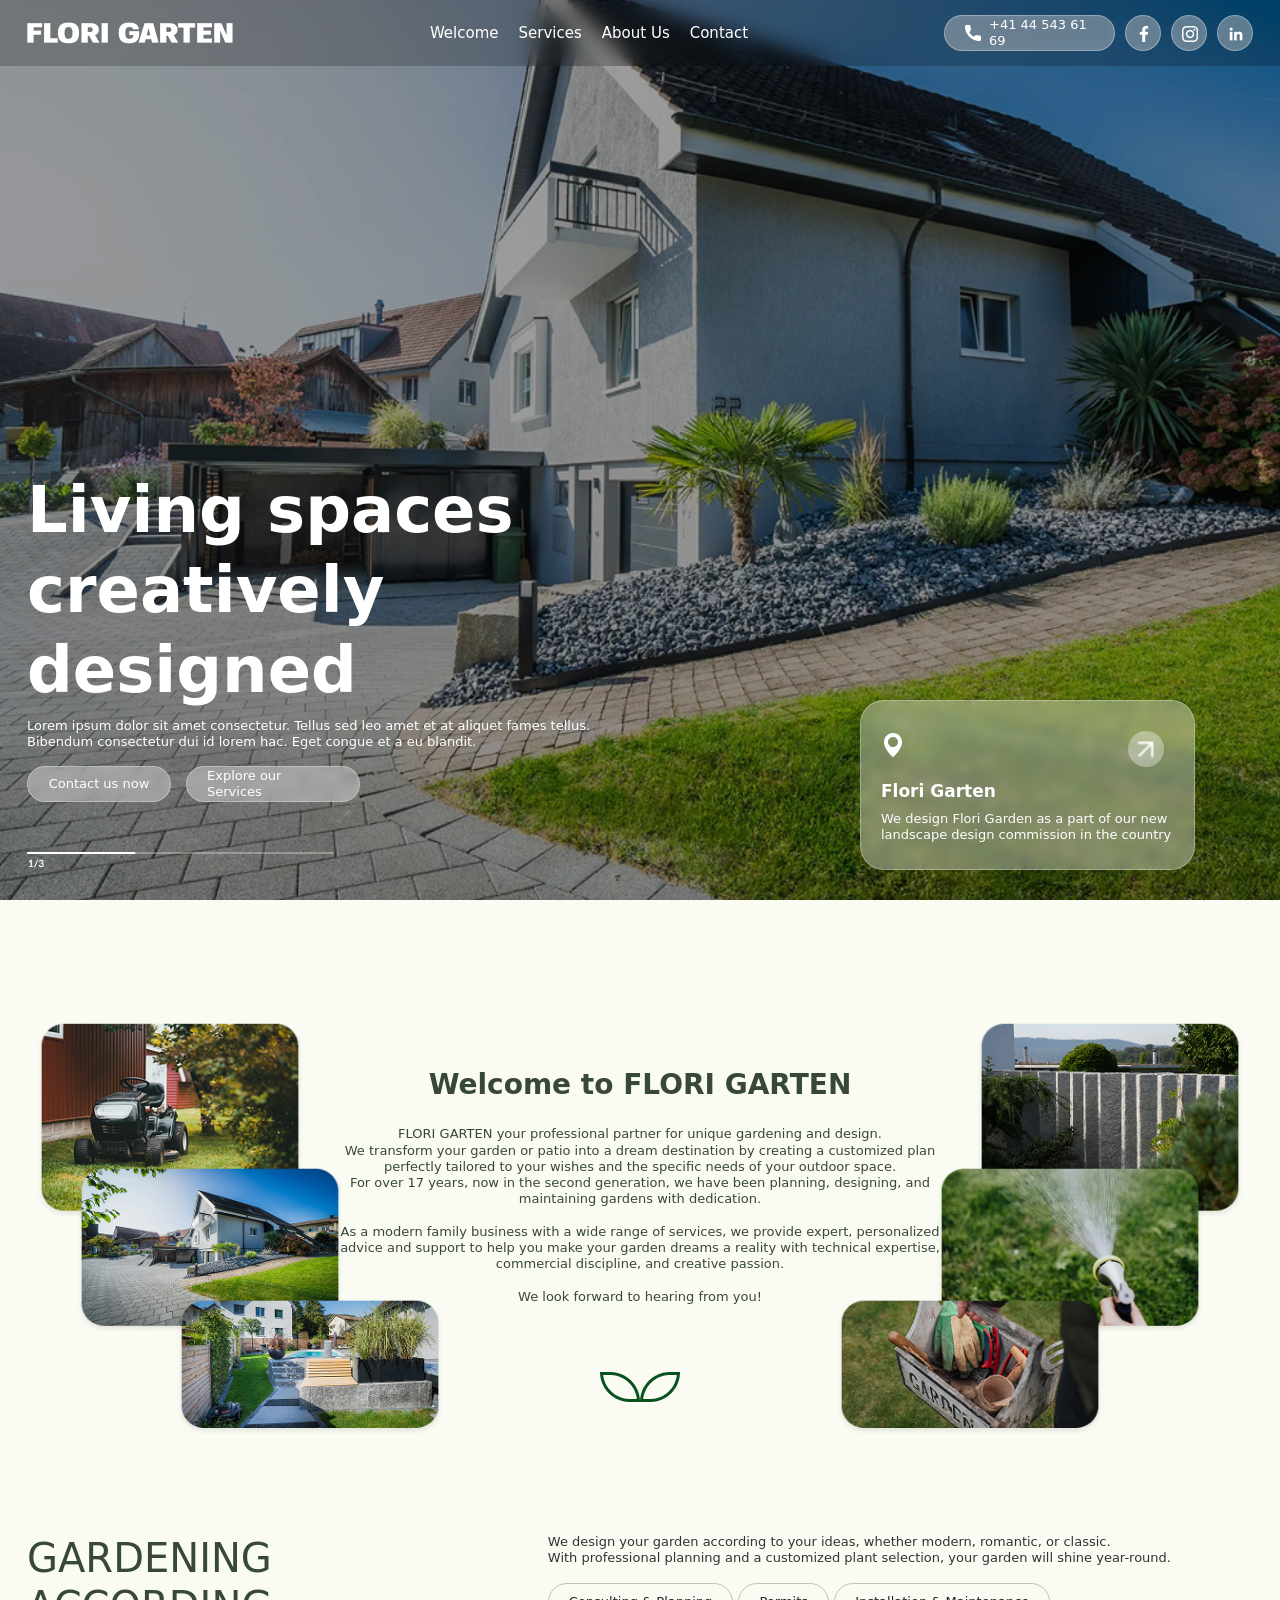
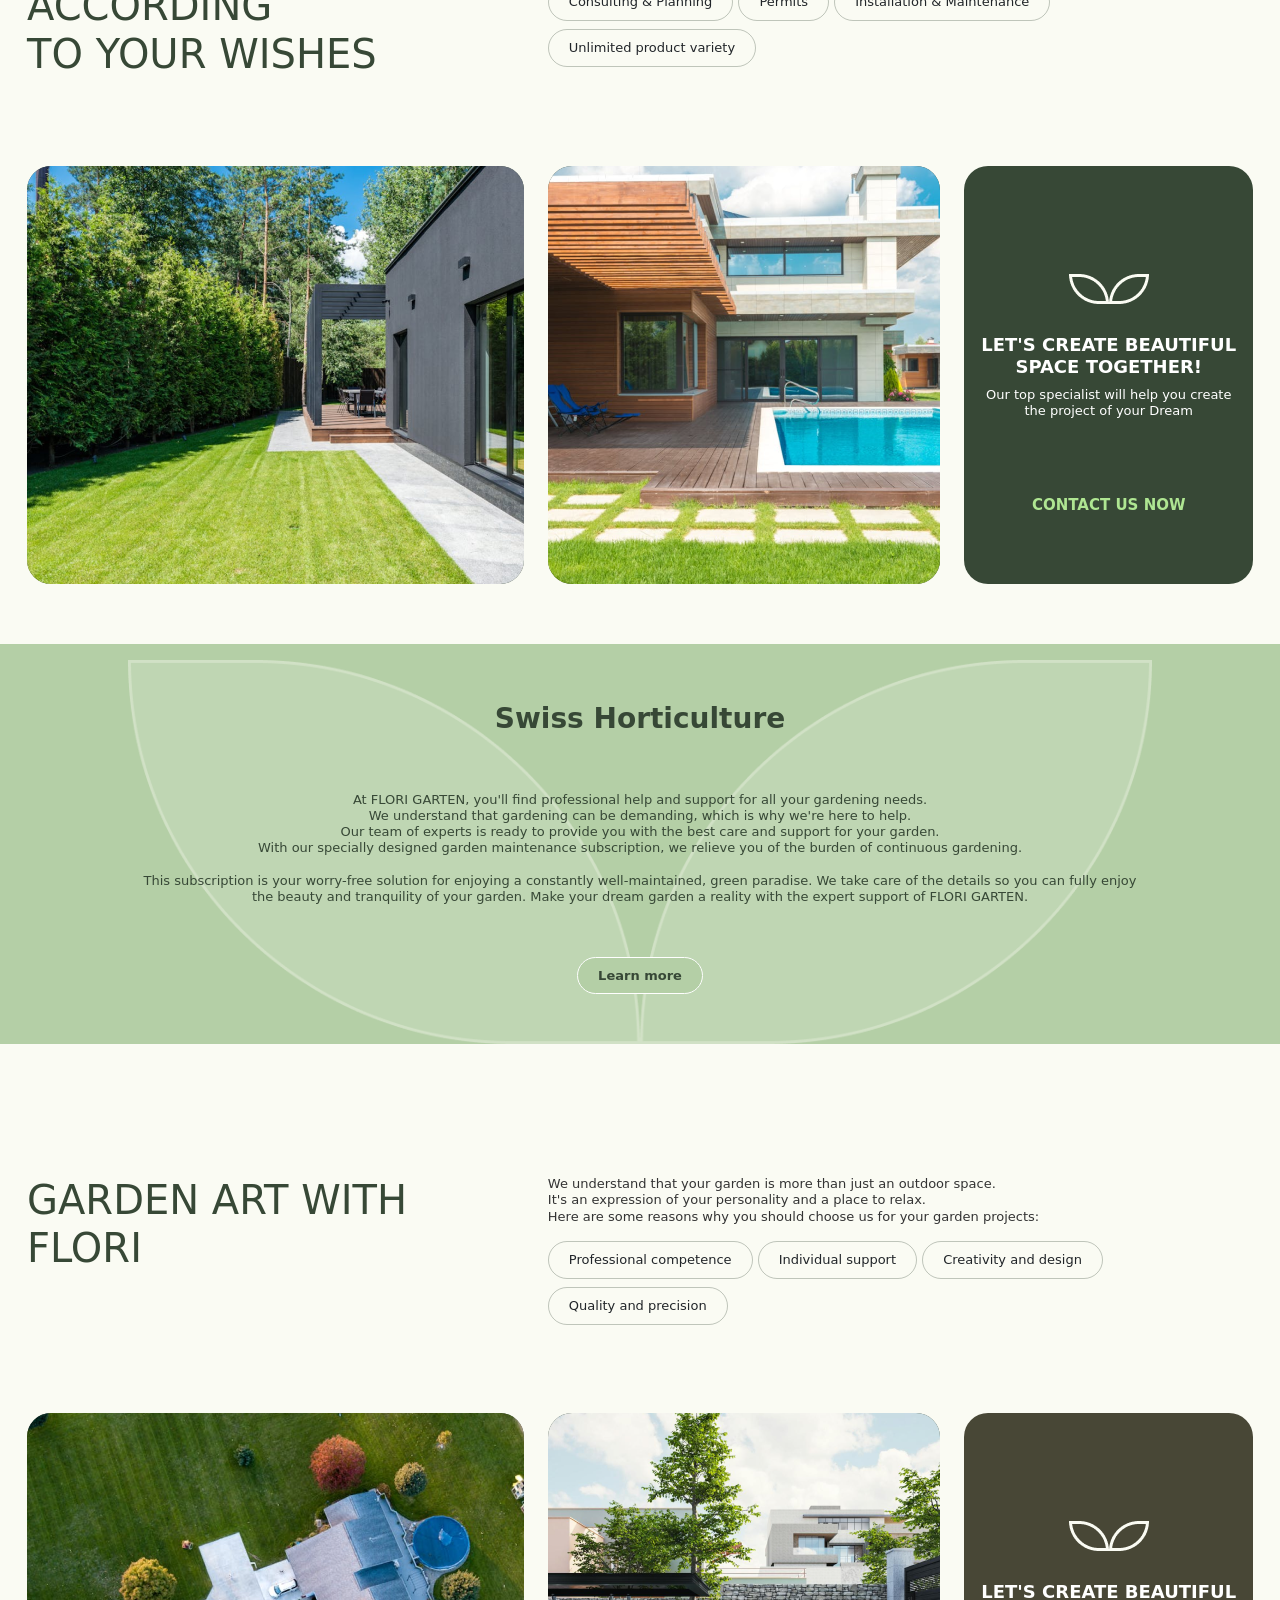
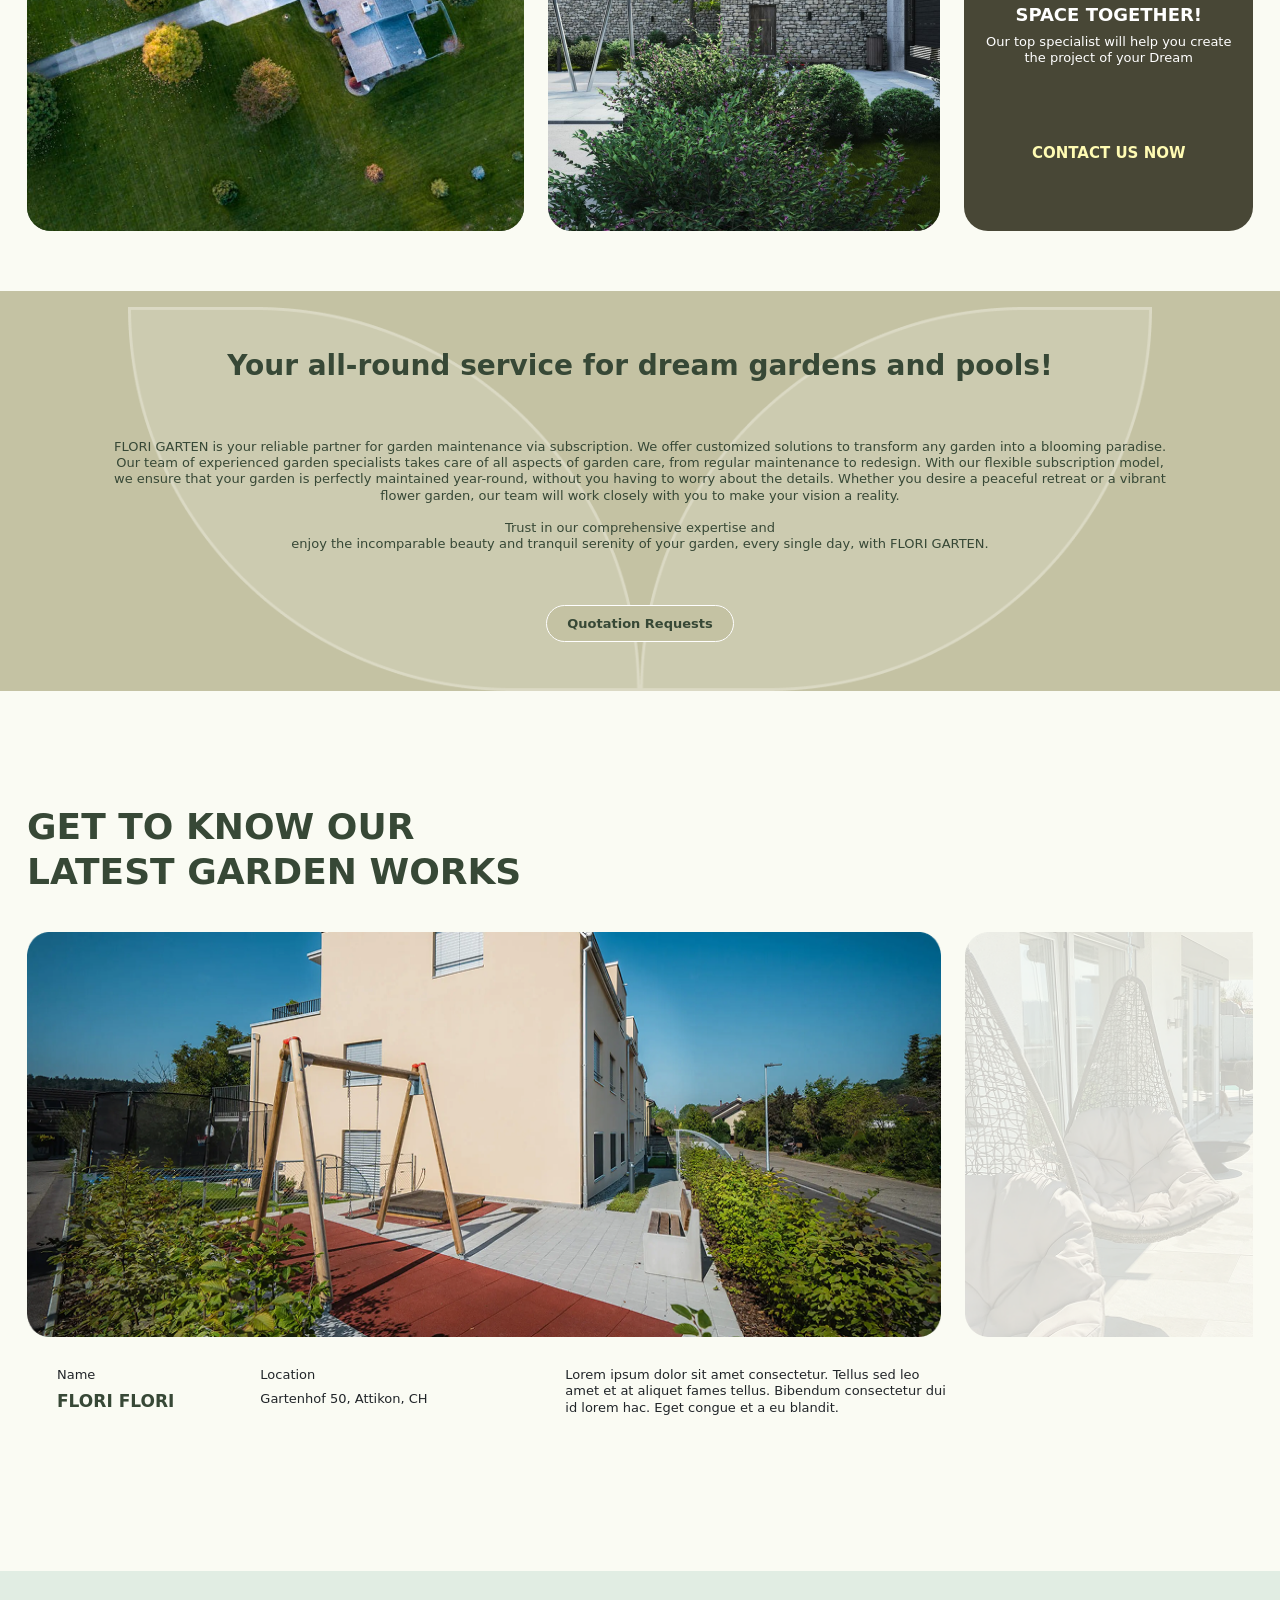
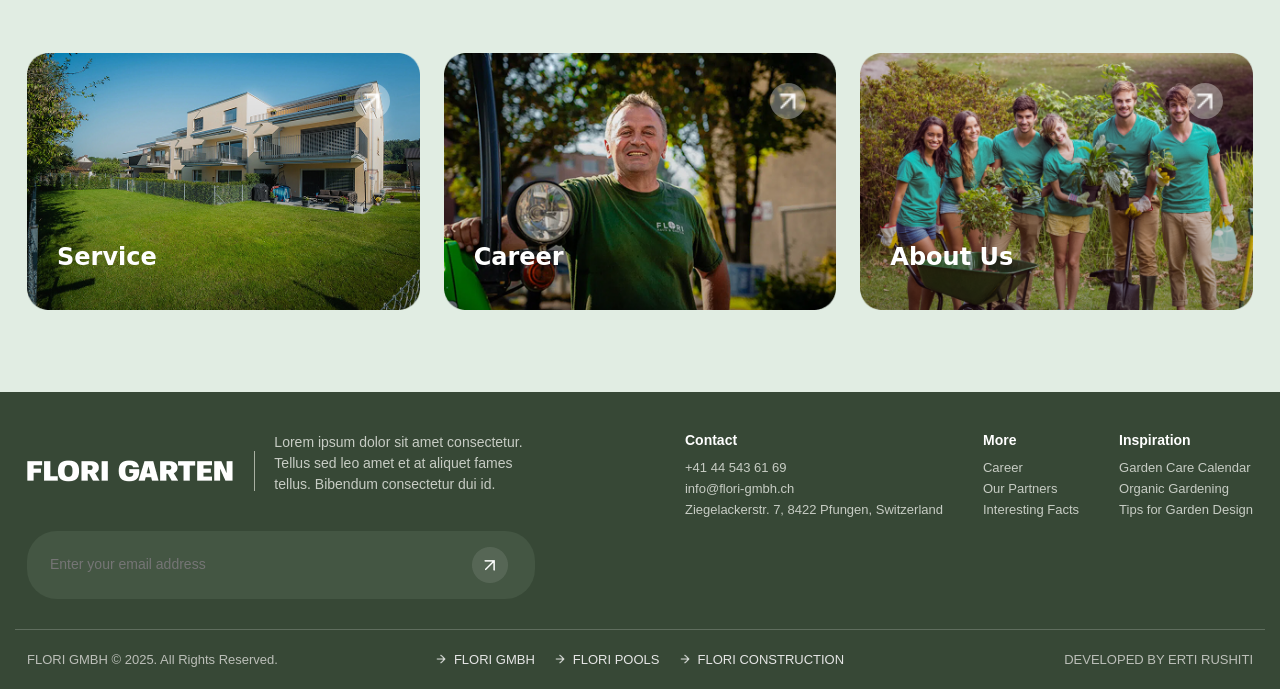
<file: index.html>
<!doctype html>
<html lang="en">
  <head>
    <meta charset="UTF-8" />
    <meta name="viewport" content="width=device-width, initial-scale=1.0" />
    <title>Flori Garten</title>
    <link
      href="https://cdn.jsdelivr.net/npm/bootstrap@5.0.2/dist/css/bootstrap.min.css"
      rel="stylesheet"
      integrity="sha384-EVSTQN3/azprG1Anm3QDgpJLIm9Nao0Yz1ztcQTwFspd3yD65VohhpuuCOmLASjC"
      crossorigin="anonymous"
    />
    <script
      src="https://cdn.jsdelivr.net/npm/@popperjs/core@2.9.2/dist/umd/popper.min.js"
      integrity="sha384-IQsoLXl5PILFhosVNubq5LC7Qb9DXgDA9i+tQ8Zj3iwWAwPtgFTxbJ8NT4GN1R8p"
      crossorigin="anonymous"
    ></script>
    <script
      src="https://cdn.jsdelivr.net/npm/bootstrap@5.0.2/dist/js/bootstrap.min.js"
      integrity="sha384-cVKIPhGWiC2Al4u+LWgxfKTRIcfu0JTxR+EQDz/bgldoEyl4H0zUF0QKbrJ0EcQF"
      crossorigin="anonymous"
    ></script>
    <link
      rel="stylesheet"
      href="https://cdnjs.cloudflare.com/ajax/libs/animate.css/4.1.1/animate.min.css"
    />
    <link rel="stylesheet" href="./styles/main.css" />
  </head>
  <body>
    <div id="wrapper">
      <div id="header">
        <div class="container">
          <img src="./images/logo.png" />
          <div class="nav">
            <ul>
              <li><a href="index.html">Welcome</a></li>
              <li><a href="services.html">Services</a></li>
              <li><a href="about.html">About Us</a></li>
              <li><a href="contact.html">Contact</a></li>
            </ul>
          </div>
          <div class="flexitems">
            <a href="tel:+41 44 543 61 69" class="number"
              ><img src="./images/call 1.png" />+41 44 543 61 69</a
            >
            <ul class="social">
              <li>
                <a href="#" target="_blank" class="so">
                  <img
                    src="./images/facebook.png"
                    alt="Facebook of Flori Bau"
                  />
                </a>
              </li>
              <li>
                <a href="#" target="_blank" class="so">
                  <img
                    src="./images/instagram (2) 1.png"
                    alt="Facebook of Flori Bau"
                  />
                </a>
              </li>
              <li>
                <a href="#" target="_blank" class="so">
                  <img
                    src="images/linkedin 1.png"
                    alt="Facebook of Flori Bau"
                  />
                </a>
              </li>
            </ul>
          </div>
          <nav role="navigation">
            <div class="menuToggle">
              <input type="checkbox" id="menuCheckbox" />
              <span></span>
              <span></span>
              <span></span>
              <ul class="menu">
                <li><a href="index.html">Home</a></li>
                <li><a href="about.html">About</a></li>
                <li><a href="services.html">Services</a></li>
                <li><a href="contact.html">Contact</a></li>
              </ul>
            </div>
          </nav>
        </div>
      </div>
      <div id="banner">
        <div class="container">
          <div class="col-12 col-lg-6 bn">
            <h1>Living spaces creatively designed</h1>
            <p>
              Lorem ipsum dolor sit amet consectetur. Tellus sed leo amet et at
              aliquet fames tellus. Bibendum consectetur dui id lorem hac. Eget
              congue et a eu blandit.
            </p>
            <div class="li">
              <div class="row">
                <div class="col-4 col-sm-2 col-lg-3">
                  <a class="p1" href="index.html">Contact us now</a>
                </div>
                <div class="col-4 col-sm-2 col-lg-3">
                  <a class="p2" href="index.html">Explore our Services</a>
                </div>
              </div>
            </div>
            <img class="load col-6" src="./images/load.png" />
          </div>
          <div class="col-3 offset-9 kuti">
            <div class="wrapper1">
              <img
                src="./images/location-pin (3) 1.png"
                alt="Lokacioni"
                class="lok"
              />
              <img
                src="./images/right-down 1.png"
                alt="Shigjeta"
                class="shigjeta"
              />
            </div>
            <h1>Flori Garten</h1>
            <p>
              We design Flori Garden as a part of our new landscape design
              commission in the country
            </p>
          </div>
        </div>
      </div>
      <div id="welcome">
        <div class="container">
          <div class="teksti">
            <h1>Welcome to FLORI GARTEN</h1>
            <p>
              <br />FLORI GARTEN your professional partner for unique gardening
              and design.<br />We transform your garden or patio into a dream
              destination by creating a customized plan<br />
              perfectly tailored to your wishes and the specific needs of your
              outdoor space.<br />For over 17 years, now in the second
              generation, we have been planning, designing, and <br />
              maintaining gardens with dedication.<br /><br />
              As a modern family business with a wide range of services, we
              provide expert, personalized<br />
              advice and support to help you make your garden dreams a reality
              with technical expertise,<br />commercial discipline, and creative
              passion.<br /><br />
              We look forward to hearing from you!
            </p>
            <img src="./images/gjethe.png" alt="gjethe" />
          </div>
          <div class="garden">
            <img src="./images/image.png" class="img1" />
            <img src="./images/image (1).png" class="img2" />
            <img src="./images/image (2).png" class="img3" />
            <img src="./images/image3.png" class="img4" />
            <img src="./images/image4.png" class="img5" />
            <img src="./images/image 5.png" class="img6" />
          </div>
        </div>
      </div>
      <div id="wish">
        <div class="container">
          <div class="row">
            <div class="tek col-12 col-lg-5">
              <h1>
                GARDENING ACCORDING<br />
                TO YOUR WISHES
              </h1>
            </div>
            <div class="col-12 col-lg-7">
              <p>
                We design your garden according to your ideas, whether modern,
                romantic, or classic.<br />
                With professional planning and a customized plant selection,
                your garden will shine year-round.
              </p>

              <div class="opt">
                <h1>Consulting & Planning</h1>
                <h1>Permits</h1>
                <h1>Installation & Maintenance</h1>
                <h1>Unlimited product variety</h1>
              </div>
            </div>
          </div>
        </div>
      </div>
      <div class="content">
        <div class="container">
          <div class="row">
            <div class="col-12 col-lg-5">
              <div class="image">
                <img
                  src="./images/gridImage.png"
                  alt=""
                  class="myimg-resposnive"
                />
              </div>
            </div>
            <div class="col-12 col-lg-4">
              <div class="image">
                <img
                  src="./images/Mask group.png"
                  alt=""
                  class="myimg-resposnive"
                />
              </div>
            </div>
            <div class="col-12 col-lg-3">
              <div class="image">
                <img class="imagee" src="./images/gjethb.png" />
                <h5>
                  LET'S CREATE BEAUTIFUL<br />
                  SPACE TOGETHER!
                </h5>
                <p>
                  Our top specialist will help you create<br />
                  the project of your Dream
                </p>
                <h1>CONTACT US NOW</h1>
              </div>
            </div>
          </div>
        </div>
      </div>
      <div class="hor">
        <div class="container">
          <img src="./images/Vector.png" />
          <div class="te">
            <h1>Swiss Horticulture</h1>
            <br /><br />
            <p>
              At FLORI GARTEN, you'll find professional help and support for all
              your gardening needs.<br />We understand that gardening can be
              demanding, which is why we're here to help.<br />
              Our team of experts is ready to provide you with the best care and
              support for your garden.<br />
              With our specially designed garden maintenance subscription, we
              relieve you of the burden of continuous gardening.<br /><br />
              This subscription is your worry-free solution for enjoying a
              constantly well-maintained, green paradise. We take care of the
              details so you can fully enjoy<br />
              the beauty and tranquility of your garden. Make your dream garden
              a reality with the expert support of FLORI GARTEN.
            </p>

            <a href="index.html" class="bt">Learn more</a>
          </div>
        </div>
      </div>
      <div id="wish">
        <div class="container">
          <div class="row">
            <div class="tek col-12 col-lg-5">
              <h1>GARDEN ART WITH FLORI</h1>
            </div>
            <div class="col-12 col-lg-7">
              <p>
                We understand that your garden is more than just an outdoor
                space.<br />
                It's an expression of your personality and a place to relax.<br />
                Here are some reasons why you should choose us for your garden
                projects:
              </p>

              <div class="opt">
                <h1>Professional competence</h1>
                <h1>Individual support</h1>
                <h1>Creativity and design</h1>
                <h1>Quality and precision</h1>
              </div>
            </div>
          </div>
        </div>
      </div>
      <div class="content">
        <div class="container">
          <div class="row">
            <div class="col-12 col-lg-5">
              <div class="image">
                <img src="./images/b2.png" alt="" class="myimg-resposnive" />
              </div>
            </div>
            <div class="col-12 col-lg-4">
              <div class="image">
                <img src="./images/b1.png" alt="" class="myimg-resposnive" />
              </div>
            </div>
            <div class="col-12 col-lg-3">
              <div class="image dyshi">
                <img class="imagee" src="./images/gjethb.png" />
                <h5>
                  LET'S CREATE BEAUTIFUL<br />
                  SPACE TOGETHER!
                </h5>
                <p>
                  Our top specialist will help you create<br />
                  the project of your Dream
                </p>
                <h1>CONTACT US NOW</h1>
              </div>
            </div>
          </div>
        </div>
      </div>
      <div class="hor">
        <div class="container">
          <img src="./images/Vector.png" />
          <div class="te">
            <h1>Your all-round service for dream gardens and pools!</h1>
            <br /><br />
            <p>
              FLORI GARTEN is your reliable partner for garden maintenance via
              subscription. We offer customized solutions to transform any
              garden into a blooming paradise. <br />Our team of experienced
              garden specialists takes care of all aspects of garden care, from
              regular maintenance to redesign. With our flexible subscription
              model,<br />
              we ensure that your garden is perfectly maintained year-round,
              without you having to worry about the details. Whether you desire
              a peaceful retreat or a vibrant<br />
              flower garden, our team will work closely with you to make your
              vision a reality.<br /><br />
              Trust in our comprehensive expertise and <br />enjoy the
              incomparable beauty and tranquil serenity of your garden, every
              single day, with FLORI GARTEN.
            </p>

            <a href="index.html" class="bt">Quotation Requests</a>
          </div>
        </div>
      </div>
      <div id="en">
        <div class="container">
          <h1 class="col-12 col-lg-5">GET TO KNOW OUR LATEST GARDEN WORKS</h1>
          <div class="row">
            <img class="col-12 col-lg-9" src="./images/c1.png" />

            <img src="./images/c2.png" class="pal col-3" />
          </div>
          <div class="in row">
            <div class="col-12 col-lg-4">
              <div class="row">
                <div class="col-5">
                  <h2>Name</h2>
                </div>
                <div class="col-1"></div>

                <div class="col-6">
                  <h2>Location</h2>
                </div>
              </div>
              <div class="row">
                <div class="col-5">
                  <h1>FLORI FLORI</h1>
                </div>
                <div class="col-1"></div>

                <div class="col-6">
                  <h2>Gartenhof 50, Attikon, CH</h2>
                </div>
              </div>
            </div>
            <div class="col-1"></div>

            <div class="col-12 col-lg-4">
              <p>
                Lorem ipsum dolor sit amet consectetur. Tellus sed leo amet et
                at aliquet fames tellus. Bibendum consectetur dui id lorem hac.
                Eget congue et a eu blandit.
              </p>
            </div>
          </div>
        </div>
      </div>
      <div id="fot">
        <div class="container">
          <div class="row">
            <div class="col-12 col-lg-4">
              <div class="fotot">
                <img src="./images/d1.png" class="puna" />
                <img src="./images/right-down 1.png" class="shigjeta" />
                <h1>Service</h1>
              </div>
            </div>
            <div class="col-12 col-lg-4">
              <div class="fotot">
                <img src="./images/d2.png" class="puna" />
                <h1>Career</h1>
                <img src="./images/right-down 1.png" class="shigjeta" />
              </div>
            </div>
            <div class="col-12 col-lg-4">
              <div class="fotot">
                <img src="./images/d3.png" class="puna" />
                <img src="./images/right-down 1.png" class="shigjeta" />
                <h1>About Us</h1>
              </div>
            </div>
          </div>
        </div>
      </div>

      <div id="footer">
        <div class="footer-top">
          <div class="container">
            <div class="footer-left">
              <div class="footer-brand">
                <img src="./images/logo.png" />
                <div class="divider"></div>
                <p>
                  Lorem ipsum dolor sit amet consectetur. Tellus sed leo amet et
                  at aliquet fames tellus. Bibendum consectetur dui id.
                </p>
              </div>
              <div class="subscribe">
                <input type="email" placeholder="Enter your email address" />
                <button><img src="./images/shigjeta.png" /></button>
              </div>
            </div>

            <div class="footer-columns">
              <div class="column">
                <h4>Contact</h4>
                <p>
                  +41 44 543 61 69<br />info@flori-gmbh.ch<br />Ziegelackerstr.
                  7, 8422 Pfungen, Switzerland
                </p>
              </div>
              <div class="column">
                <h4>More</h4>
                <p>Career<br />Our Partners<br />Interesting Facts</p>
              </div>
              <div class="column">
                <h4>Inspiration</h4>
                <p>
                  Garden Care Calendar<br />Organic Gardening<br />Tips for
                  Garden Design
                </p>
              </div>
            </div>
          </div>
        </div>

        <div class="footer-divider"></div>

        <div class="footer-bottom">
          <div class="container">
            <div class="footer-copy">
              FLORI GMBH © 2025. All Rights Reserved.
            </div>

            <div class="footer-links">
              <a href="#"><img src="./images/arrow.png" /> FLORI GMBH</a>
              <a href="#"><img src="./images/arrow.png" /> FLORI POOLS</a>
              <a href="#"
                ><img src="./images/arrow.png" /> FLORI CONSTRUCTION</a
              >
            </div>

            <div class="footer-legal">
              <a href="#">DEVELOPED BY ERTI RUSHITI</a>
            </div>
          </div>
        </div>
      </div>
    </div>
  </body>
</html>
</file>
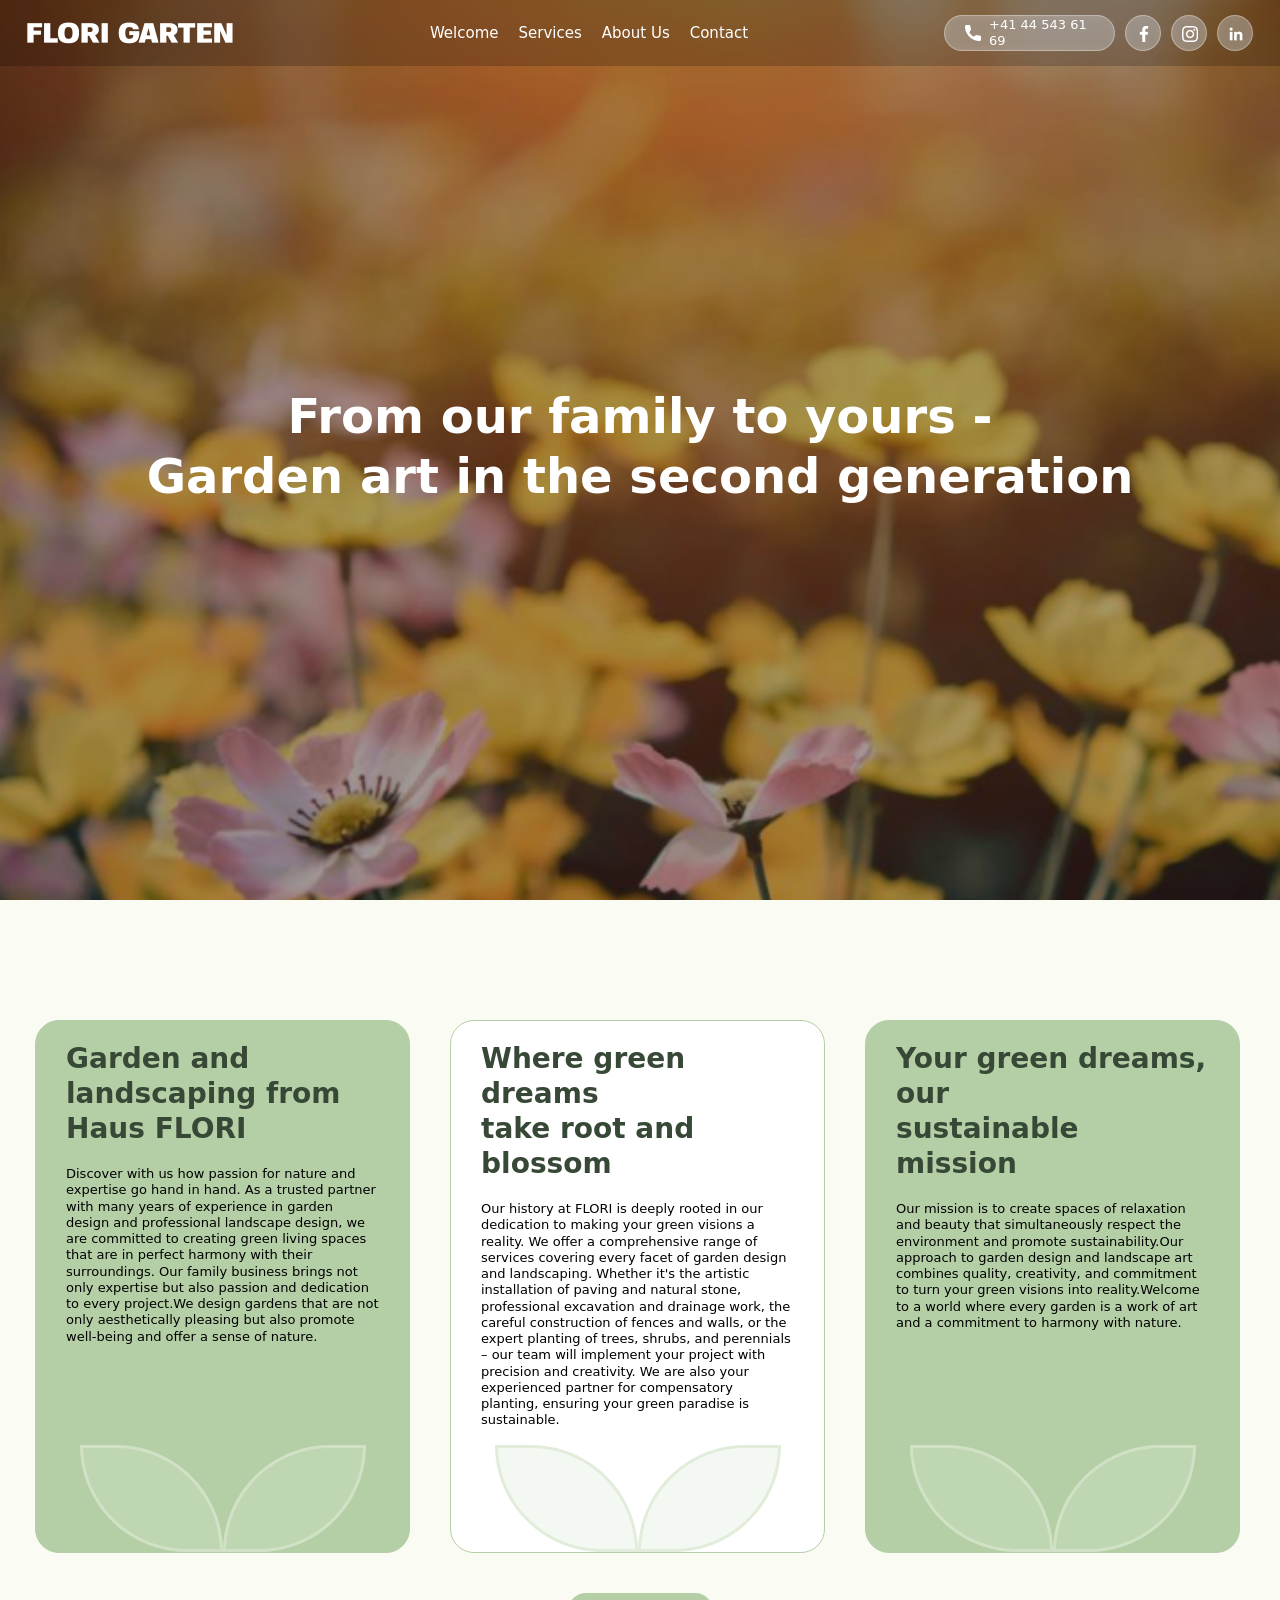
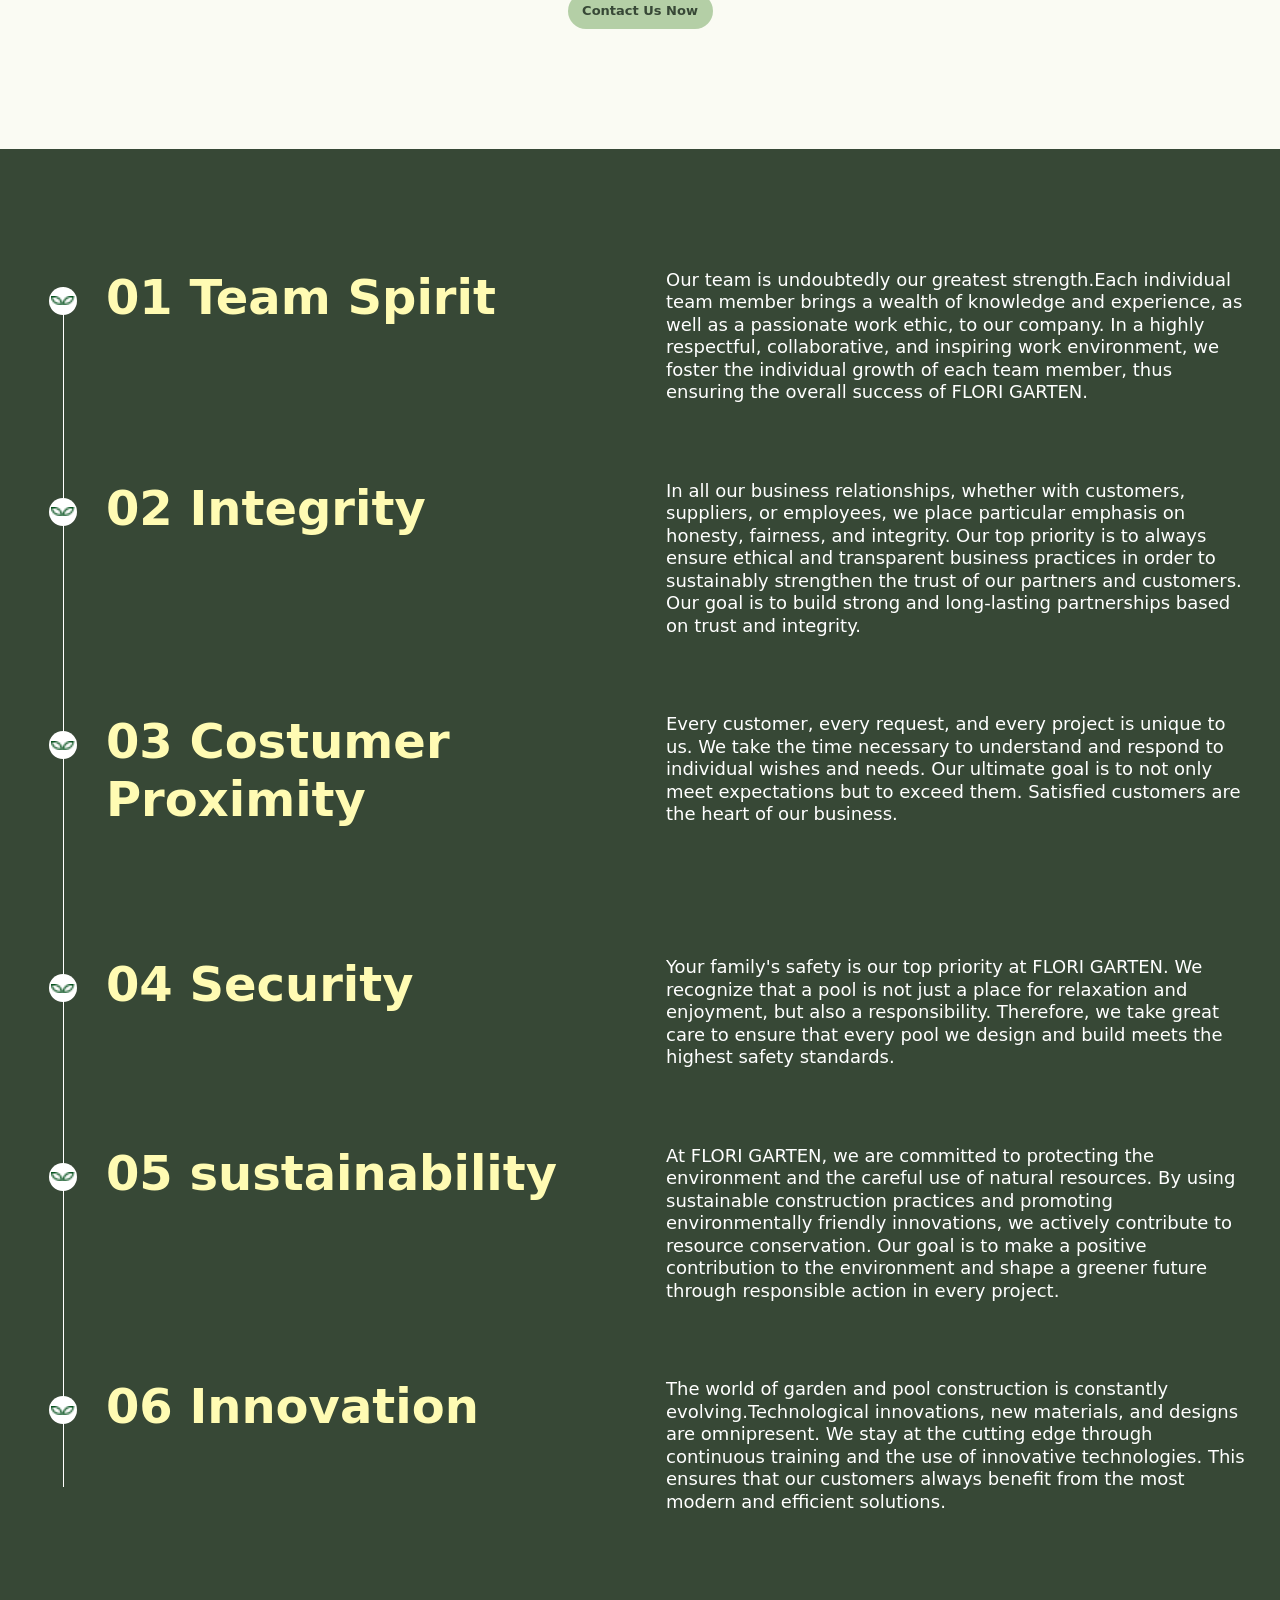
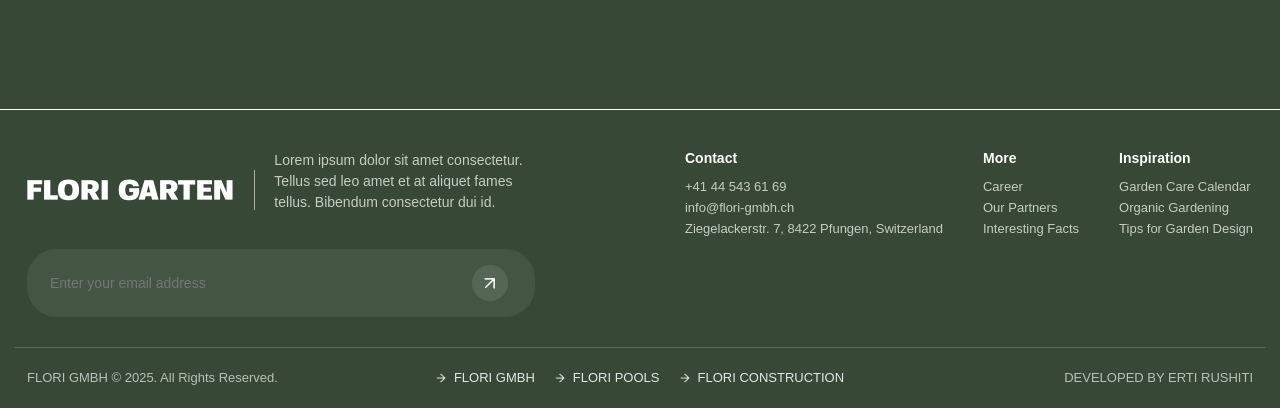
<file: about.html>
<!doctype html>
<html lang="en">
  <head>
    <meta charset="UTF-8" />
    <meta name="viewport" content="width=device-width, initial-scale=1.0" />
    <title>Flori Garten</title>
    <link
      href="https://cdn.jsdelivr.net/npm/bootstrap@5.0.2/dist/css/bootstrap.min.css"
      rel="stylesheet"
      integrity="sha384-EVSTQN3/azprG1Anm3QDgpJLIm9Nao0Yz1ztcQTwFspd3yD65VohhpuuCOmLASjC"
      crossorigin="anonymous"
    />
    <script
      src="https://cdn.jsdelivr.net/npm/@popperjs/core@2.9.2/dist/umd/popper.min.js"
      integrity="sha384-IQsoLXl5PILFhosVNubq5LC7Qb9DXgDA9i+tQ8Zj3iwWAwPtgFTxbJ8NT4GN1R8p"
      crossorigin="anonymous"
    ></script>
    <script
      src="https://cdn.jsdelivr.net/npm/bootstrap@5.0.2/dist/js/bootstrap.min.js"
      integrity="sha384-cVKIPhGWiC2Al4u+LWgxfKTRIcfu0JTxR+EQDz/bgldoEyl4H0zUF0QKbrJ0EcQF"
      crossorigin="anonymous"
    ></script>
    <link
      rel="stylesheet"
      href="https://cdnjs.cloudflare.com/ajax/libs/animate.css/4.1.1/animate.min.css"
    />
    <link rel="stylesheet" href="./styles/main.css" />
  </head>

  <body>
    <div id="wrapper">
      <div id="header">
        <div class="container">
          <img src="./images/logo.png" />
          <div class="nav">
            <ul>
              <li>
                <a href="index.html">Welcome</a>
              </li>
              <li>
                <a href="services.html">Services</a>
              </li>
              <li>
                <a href="about.html">About Us</a>
              </li>
              <li>
                <a href="contact.html">Contact</a>
              </li>
            </ul>
          </div>
          <div class="flexitems">
            <a href="tel:+41 44 543 61 69" class="number"
              ><img src="./images/call 1.png" />+41 44 543 61 69</a
            >
            <ul class="social">
              <li>
                <a href="#" target="_blank" class="so">
                  <img
                    src="./images/facebook.png"
                    alt="Facebook of Flori Bau"
                  />
                </a>
              </li>
              <li>
                <a href="#" target="_blank" class="so">
                  <img
                    src="./images/instagram (2) 1.png"
                    alt="Facebook of Flori Bau"
                  />
                </a>
              </li>
              <li>
                <a href="#" target="_blank" class="so">
                  <img
                    src="images/linkedin 1.png"
                    alt="Facebook of Flori Bau"
                  />
                </a>
              </li>
            </ul>
          </div>
          <nav role="navigation">
            <div class="menuToggle">
              <input type="checkbox" id="menuCheckbox" />

              <span></span>
              <span></span>
              <span></span>

              <ul class="menu">
                <li>
                  <a href="index.html">Home</a>
                </li>
                <li>
                  <a href="about.html">About</a>
                </li>
                <li>
                  <a href="services.html">Services</a>
                </li>
                <li>
                  <a href="contact.html">Contact</a>
                </li>
              </ul>
            </div>
          </nav>
        </div>
      </div>
      <div id="banner2">
        <h1>
          From our family to yours -<br />
          Garden art in the second generation
        </h1>
      </div>
      <div id="cont">
        <div class="container">
          <div class="row">
            <div class="box col-12 col-lg-4">
              <h1>Garden and landscaping from Haus FLORI</h1>
              <p>
                Discover with us how passion for nature and expertise go hand in
                hand. As a trusted partner with many years of experience in
                garden design and professional landscape design, we are
                committed to creating green living spaces that are in perfect
                harmony with their surroundings. Our family business brings not
                only expertise but also passion and dedication to every
                project.We design gardens that are not only aesthetically
                pleasing but also promote well-being and offer a sense of
                nature.
              </p>
              <img src="./images/Vectorb.png" />
            </div>
            <div class="box col-12 col-lg-4">
              <h1>
                Where green dreams<br />
                take root and blossom
              </h1>
              <p>
                Our history at FLORI is deeply rooted in our dedication to
                making your green visions a reality. We offer a comprehensive
                range of services covering every facet of garden design and
                landscaping. Whether it's the artistic installation of paving
                and natural stone, professional excavation and drainage work,
                the careful construction of fences and walls, or the expert
                planting of trees, shrubs, and perennials – our team will
                implement your project with precision and creativity. We are
                also your experienced partner for compensatory planting,
                ensuring your green paradise is sustainable.
              </p>
              <img src="./images/Vector1.png" />
            </div>
            <div class="box col-12 col-lg-4">
              <h1>Your green dreams, our <br />sustainable mission</h1>
              <p>
                Our mission is to create spaces of relaxation and beauty that
                simultaneously respect the environment and promote
                sustainability.Our approach to garden design and landscape art
                combines quality, creativity, and commitment to turn your green
                visions into reality.Welcome to a world where every garden is a
                work of art and a commitment to harmony with nature.
              </p>
              <img src="./images/Vectorb.png" />
            </div>
          </div>
          <div class="butoni">
            <a href="index.html">Contact Us Now</a>
          </div>
        </div>
      </div>

      <div id="about">
        <div class="container">
          <img src="./images/Line 10.png" class="vija" />

          <div class="si row">
            <div class="col-12 col-lg-6">
              <div class="row">
                <div class="col-1">
                  <div class="rreth_icon">
                    <img src="./images/gjethegj.png" class="icon_img" />
                  </div>
                </div>

                <div class="col-12 col-lg-11">
                  <h1>01 Team Spirit</h1>
                </div>
              </div>
            </div>

            <div class="col-12 col-lg-6">
              <p>
                Our team is undoubtedly our greatest strength.Each individual
                team member brings a wealth of knowledge and experience, as well
                as a passionate work ethic, to our company. In a highly
                respectful, collaborative, and inspiring work environment, we
                foster the individual growth of each team member, thus ensuring
                the overall success of FLORI GARTEN.
              </p>
            </div>
          </div>
          <div class="si row">
            <div class="col-12 col-lg-6">
              <div class="row">
                <div class="col-1">
                  <div class="rreth_icon">
                    <img src="./images/gjethegj.png" class="icon_img" />
                  </div>
                </div>

                <div class="col-12 col-lg-11">
                  <h1>02 Integrity</h1>
                </div>
              </div>
            </div>

            <div class="col-12 col-lg-6">
              <p>
                In all our business relationships, whether with customers,
                suppliers, or employees, we place particular emphasis on
                honesty, fairness, and integrity. Our top priority is to always
                ensure ethical and transparent business practices in order to
                sustainably strengthen the trust of our partners and customers.
                Our goal is to build strong and long-lasting partnerships based
                on trust and integrity.
              </p>
            </div>
          </div>
          <div class="si row">
            <div class="col-12 col-lg-6">
              <div class="row">
                <div class="col-1">
                  <div class="rreth_icon">
                    <img src="./images/gjethegj.png" class="icon_img" />
                  </div>
                </div>

                <div class="col-12 col-lg-11">
                  <h1>03 Costumer Proximity</h1>
                </div>
              </div>
            </div>

            <div class="col-12 col-lg-6">
              <p>
                Every customer, every request, and every project is unique to
                us. We take the time necessary to understand and respond to
                individual wishes and needs. Our ultimate goal is to not only
                meet expectations but to exceed them. Satisfied customers are
                the heart of our business.
              </p>
            </div>
          </div>
          <div class="si row">
            <div class="col-12 col-lg-6">
              <div class="row">
                <div class="col-1">
                  <div class="rreth_icon">
                    <img src="./images/gjethegj.png" class="icon_img" />
                  </div>
                </div>

                <div class="col-12 col-lg-11">
                  <h1>04 Security</h1>
                </div>
              </div>
            </div>

            <div class="col-12 col-lg-6">
              <p>
                Your family's safety is our top priority at FLORI GARTEN. We
                recognize that a pool is not just a place for relaxation and
                enjoyment, but also a responsibility. Therefore, we take great
                care to ensure that every pool we design and build meets the
                highest safety standards.
              </p>
            </div>
          </div>
          <div class="si row">
            <div class="col-12 col-lg-6">
              <div class="row">
                <div class="col-1">
                  <div class="rreth_icon">
                    <img src="./images/gjethegj.png" class="icon_img" />
                  </div>
                </div>

                <div class="col-12 col-lg-11">
                  <h1>05 sustainability</h1>
                </div>
              </div>
            </div>

            <div class="col-12 col-lg-6">
              <p>
                At FLORI GARTEN, we are committed to protecting the environment
                and the careful use of natural resources. By using sustainable
                construction practices and promoting environmentally friendly
                innovations, we actively contribute to resource conservation.
                Our goal is to make a positive contribution to the environment
                and shape a greener future through responsible action in every
                project.
              </p>
            </div>
          </div>
          <div class="si row">
            <div class="col-12 col-lg-6">
              <div class="row">
                <div class="col-1">
                  <div class="rreth_icon">
                    <img src="./images/gjethegj.png" class="icon_img" />
                  </div>
                </div>

                <div class="col-12 col-lg-11">
                  <h1>06 Innovation</h1>
                </div>
              </div>
            </div>

            <div class="col-12 col-lg-6">
              <p>
                The world of garden and pool construction is constantly
                evolving.Technological innovations, new materials, and designs
                are omnipresent. We stay at the cutting edge through continuous
                training and the use of innovative technologies. This ensures
                that our customers always benefit from the most modern and
                efficient solutions.
              </p>
            </div>
          </div>
        </div>
      </div>

      <div id="footer">
        <div class="footer-top">
          <div class="container">
            <div class="footer-left">
              <div class="footer-brand">
                <img src="./images/logo.png" />
                <div class="divider"></div>
                <p>
                  Lorem ipsum dolor sit amet consectetur. Tellus sed leo amet et
                  at aliquet fames tellus. Bibendum consectetur dui id.
                </p>
              </div>
              <div class="subscribe">
                <input type="email" placeholder="Enter your email address" />
                <button><img src="./images/shigjeta.png" /></button>
              </div>
            </div>

            <div class="footer-columns">
              <div class="column">
                <h4>Contact</h4>
                <p>
                  +41 44 543 61 69<br />info@flori-gmbh.ch<br />Ziegelackerstr.
                  7, 8422 Pfungen, Switzerland
                </p>
              </div>
              <div class="column">
                <h4>More</h4>
                <p>Career<br />Our Partners<br />Interesting Facts</p>
              </div>
              <div class="column">
                <h4>Inspiration</h4>
                <p>
                  Garden Care Calendar<br />Organic Gardening<br />Tips for
                  Garden Design
                </p>
              </div>
            </div>
          </div>
        </div>

        <div class="footer-divider"></div>

        <div class="footer-bottom">
          <div class="container">
            <div class="footer-copy">
              FLORI GMBH © 2025. All Rights Reserved.
            </div>

            <div class="footer-links">
              <a href="#"><img src="./images/arrow.png" /> FLORI GMBH</a>
              <a href="#"><img src="./images/arrow.png" /> FLORI POOLS</a>
              <a href="#"
                ><img src="./images/arrow.png" /> FLORI CONSTRUCTION</a
              >
            </div>

            <div class="footer-legal">
              <a href="#">DEVELOPED BY ERTI RUSHITI</a>
            </div>
          </div>
        </div>
      </div>
    </div>
  </body>
</html>
</file>
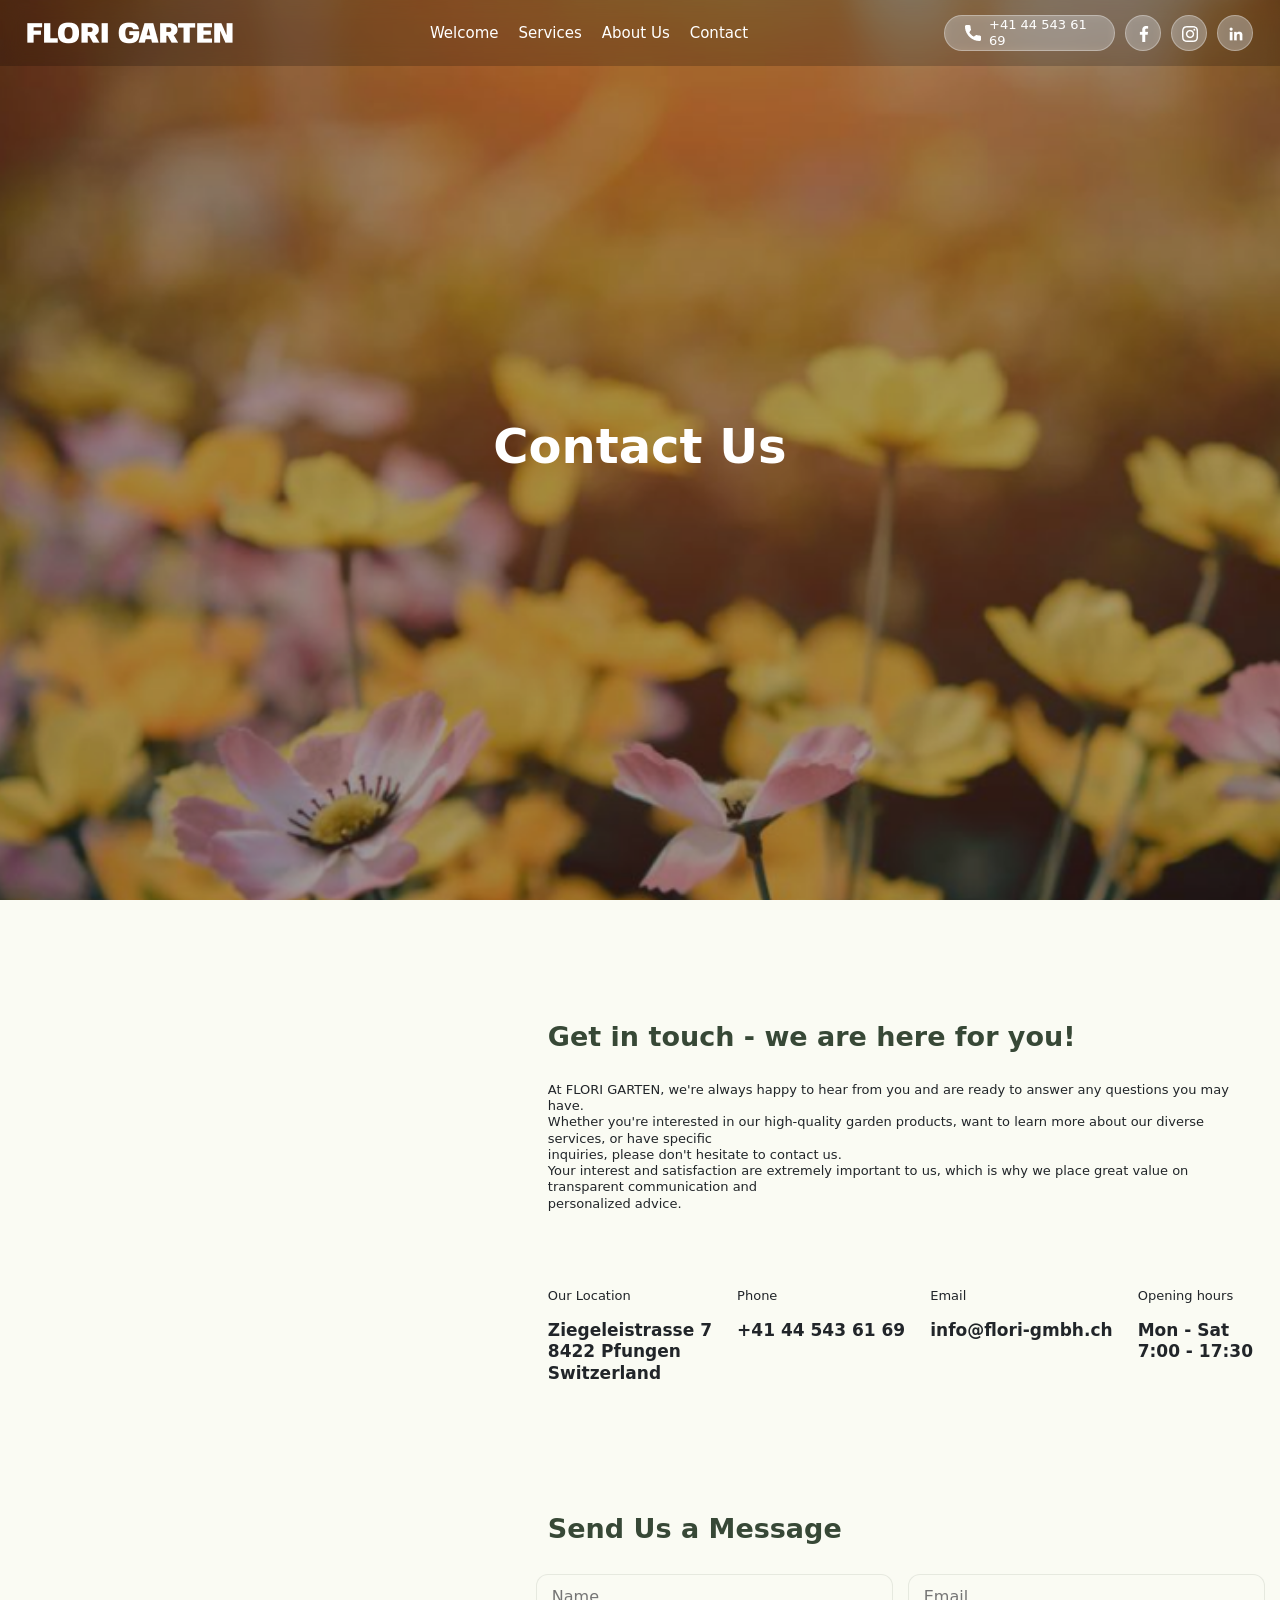
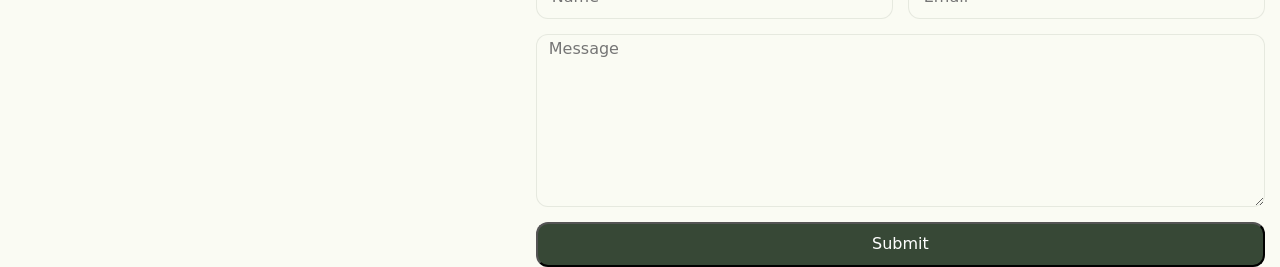
<file: contact.html>
<!doctype html>
<html lang="en">
  <head>
    <meta charset="UTF-8" />
    <meta name="viewport" content="width=device-width, initial-scale=1.0" />
    <title>Flori Garten</title>
    <link
      href="https://cdn.jsdelivr.net/npm/bootstrap@5.0.2/dist/css/bootstrap.min.css"
      rel="stylesheet"
      integrity="sha384-EVSTQN3/azprG1Anm3QDgpJLIm9Nao0Yz1ztcQTwFspd3yD65VohhpuuCOmLASjC"
      crossorigin="anonymous"
    />
    <script
      src="https://cdn.jsdelivr.net/npm/@popperjs/core@2.9.2/dist/umd/popper.min.js"
      integrity="sha384-IQsoLXl5PILFhosVNubq5LC7Qb9DXgDA9i+tQ8Zj3iwWAwPtgFTxbJ8NT4GN1R8p"
      crossorigin="anonymous"
    ></script>
    <script
      src="https://cdn.jsdelivr.net/npm/bootstrap@5.0.2/dist/js/bootstrap.min.js"
      integrity="sha384-cVKIPhGWiC2Al4u+LWgxfKTRIcfu0JTxR+EQDz/bgldoEyl4H0zUF0QKbrJ0EcQF"
      crossorigin="anonymous"
    ></script>
    <link
      rel="stylesheet"
      href="https://cdnjs.cloudflare.com/ajax/libs/animate.css/4.1.1/animate.min.css"
    />
    <link rel="stylesheet" href="./styles/main.css" />
  </head>
  <body>
    <div id="wrapper">
      <div id="header">
        <div class="container">
          <img src="./images/logo.png" />
          <div class="nav">
            <ul>
              <li>
                <a href="index.html">Welcome</a>
              </li>
              <li>
                <a href="services.html">Services</a>
              </li>
              <li>
                <a href="about.html">About Us</a>
              </li>
              <li>
                <a href="contact.html">Contact</a>
              </li>
            </ul>
          </div>
          <div class="flexitems">
            <a href="tel:+41 44 543 61 69" class="number"
              ><img src="./images/call 1.png" />+41 44 543 61 69</a
            >
            <ul class="social">
              <li>
                <a href="#" target="_blank" class="so">
                  <img
                    src="./images/facebook.png"
                    alt="Facebook of Flori Bau"
                  />
                </a>
              </li>
              <li>
                <a href="#" target="_blank" class="so">
                  <img
                    src="./images/instagram (2) 1.png"
                    alt="Facebook of Flori Bau"
                  />
                </a>
              </li>
              <li>
                <a href="#" target="_blank" class="so">
                  <img
                    src="images/linkedin 1.png"
                    alt="Facebook of Flori Bau"
                  />
                </a>
              </li>
            </ul>
          </div>
          <nav role="navigation">
            <div class="menuToggle">
              <input type="checkbox" id="menuCheckbox" />

              <span></span>
              <span></span>
              <span></span>

              <ul class="menu">
                <li>
                  <a href="index.html">Home</a>
                </li>
                <li>
                  <a href="about.html">About</a>
                </li>
                <li>
                  <a href="services.html">Services</a>
                </li>
                <li>
                  <a href="contact.html">Contact</a>
                </li>
              </ul>
            </div>
          </nav>
        </div>
      </div>
      <div id="banner3">
        <h1>Contact Us</h1>
      </div>
      <div id="kont">
        <div class="container">
          <div class="row">
            <div class="col-12 col-lg-4">
              <iframe
                src="https://www.google.com/maps/embed?pb=!1m18!1m12!1m3!1d7642.20620328735!2d9.626918469564323!3d48.69094979620101!2m3!1f0!2f0!3f0!3m2!1i1024!2i768!4f13.1!3m3!1m2!1s0x4799a35ba5228a21%3A0x78340c0b421d7b01!2sFlori-Gartenbau!5e0!3m2!1sen!2s!4v1751735005011!5m2!1sen!2s"
                width="428px"
                height="829px"
                style="border: 0"
                allowfullscreen=""
                loading="lazy"
                referrerpolicy="no-referrer-when-downgrade"
              ></iframe>
            </div>
            <div class="col-1"></div>
            <div class="col-12 col-lg-7">
              <h1>Get in touch - we are here for you!</h1>
              <p class="par">
                At FLORI GARTEN, we're always happy to hear from you and are
                ready to answer any questions you may have.<br />Whether you're
                interested in our high-quality garden products, want to learn
                more about our diverse services, or have specific
                <br />inquiries, please don't hesitate to contact us.<br />Your
                interest and satisfaction are extremely important to us, which
                is why we place great value on transparent communication and<br />
                personalized advice.
              </p>
              <div class="info">
                <div class="fak">
                  <p>Our Location</p>
                  <h2>Ziegeleistrasse 7<br />8422 Pfungen <br />Switzerland</h2>
                </div>
                <div class="fak">
                  <p>Phone</p>
                  <h2>+41 44 543 61 69</h2>
                </div>
                <div class="fak">
                  <p>Email</p>
                  <h2>info@flori-gmbh.ch</h2>
                </div>
                <div class="fak">
                  <p>Opening hours</p>
                  <h2>Mon - Sat<br />7:00 - 17:30</h2>
                </div>
              </div>
              <div class="inp">
                <h1>Send Us a Message</h1>
                <div class="row">
                  <input
                    type="text"
                    name="Name"
                    placeholder="Name"
                    class="col-12 col-lg-6 emri"
                  />
                  <input
                    type="text"
                    name="Email"
                    placeholder="Email"
                    class="col-12 col-lg-6 email"
                  />
                  <textarea placeholder="Message" class="col-12"></textarea>
                  <button class="butoni" class="col-12">Submit</button>
                </div>
              </div>
            </div>
          </div>
        </div>
      </div>
    </div>
  </body>
</html>
</file>
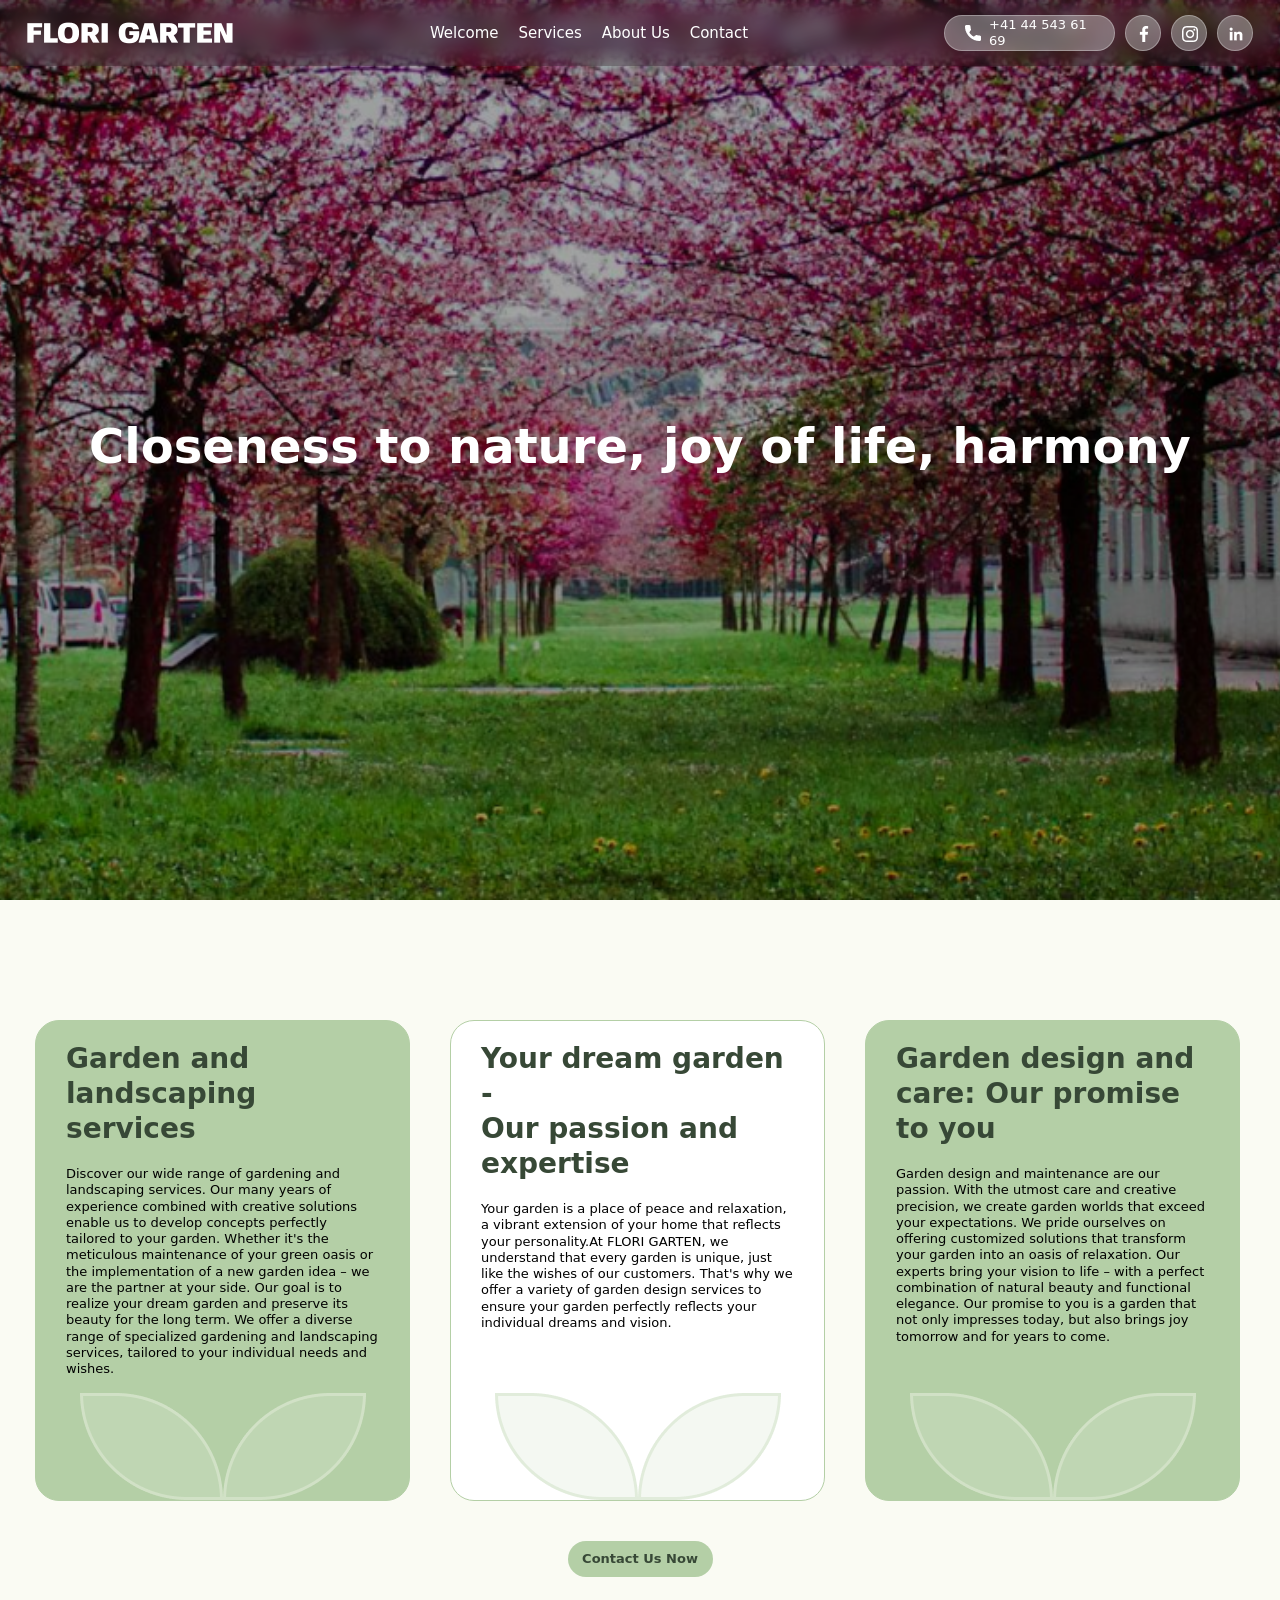
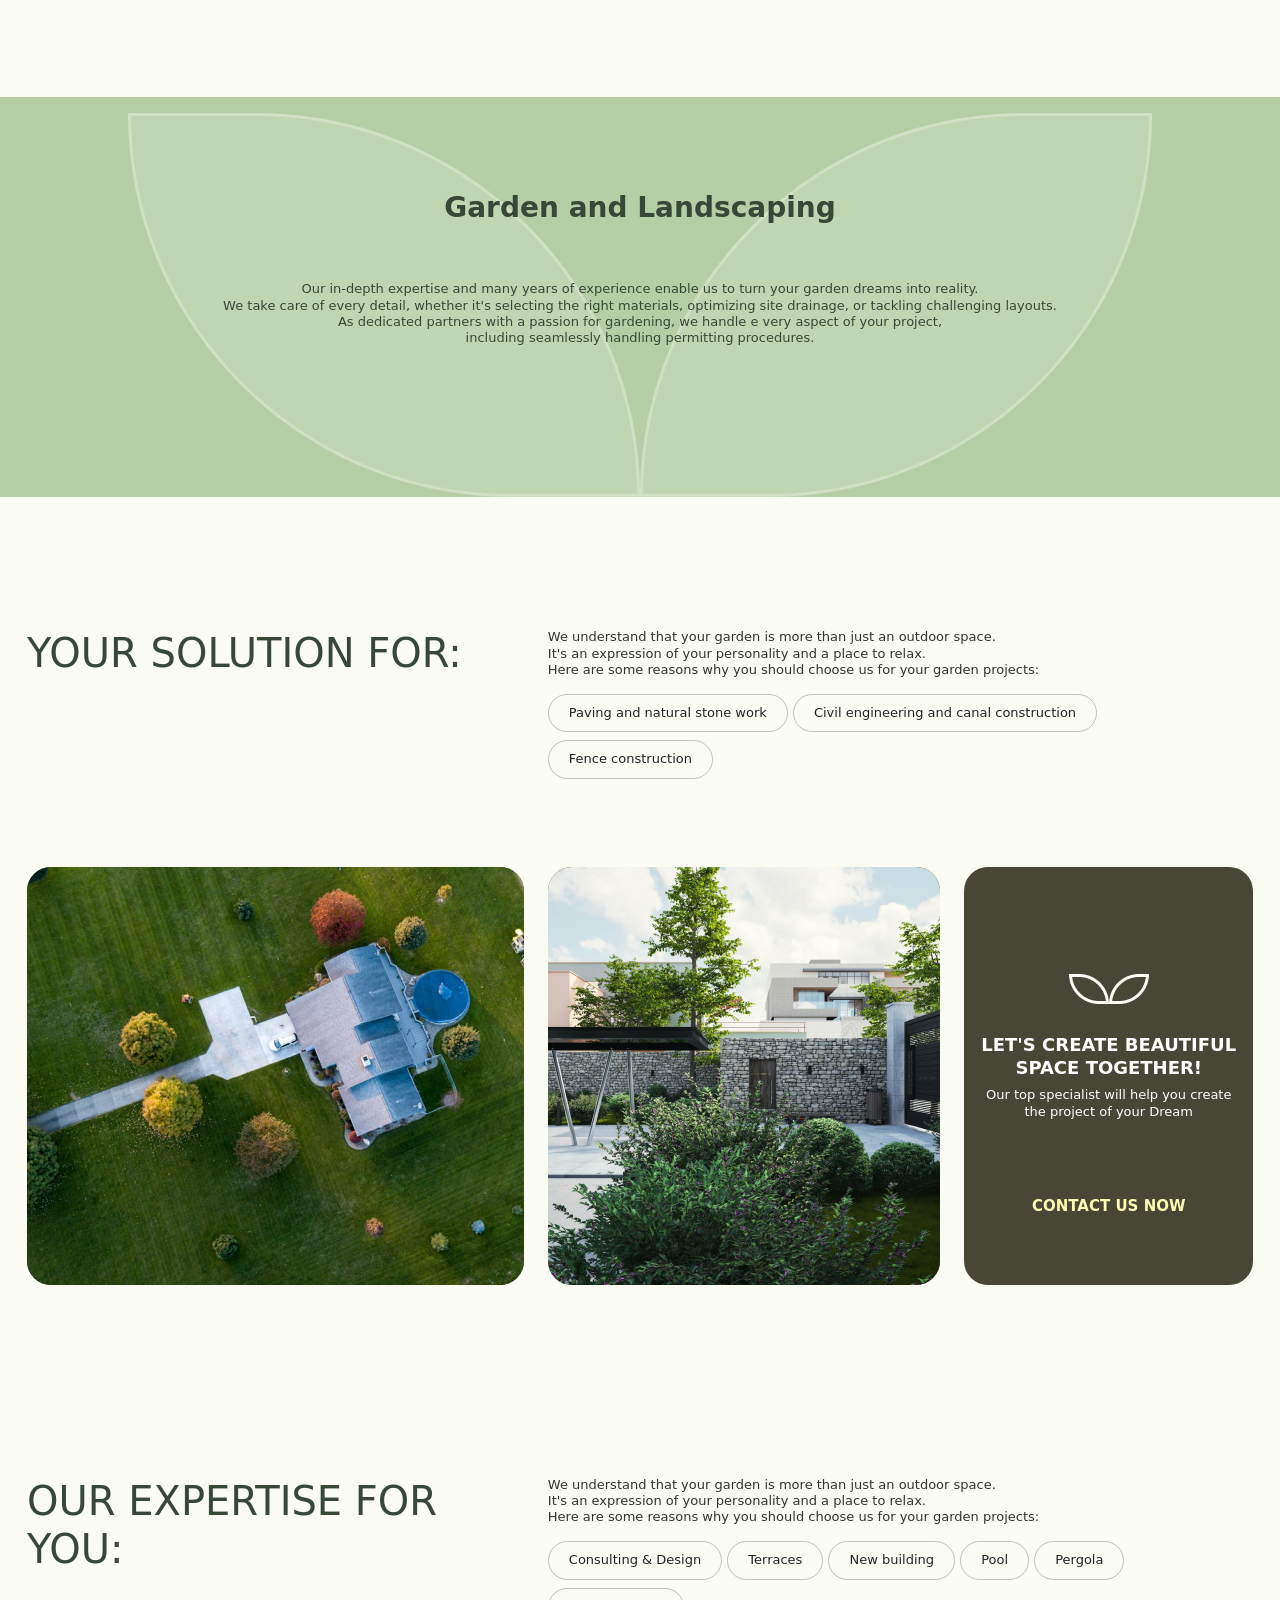
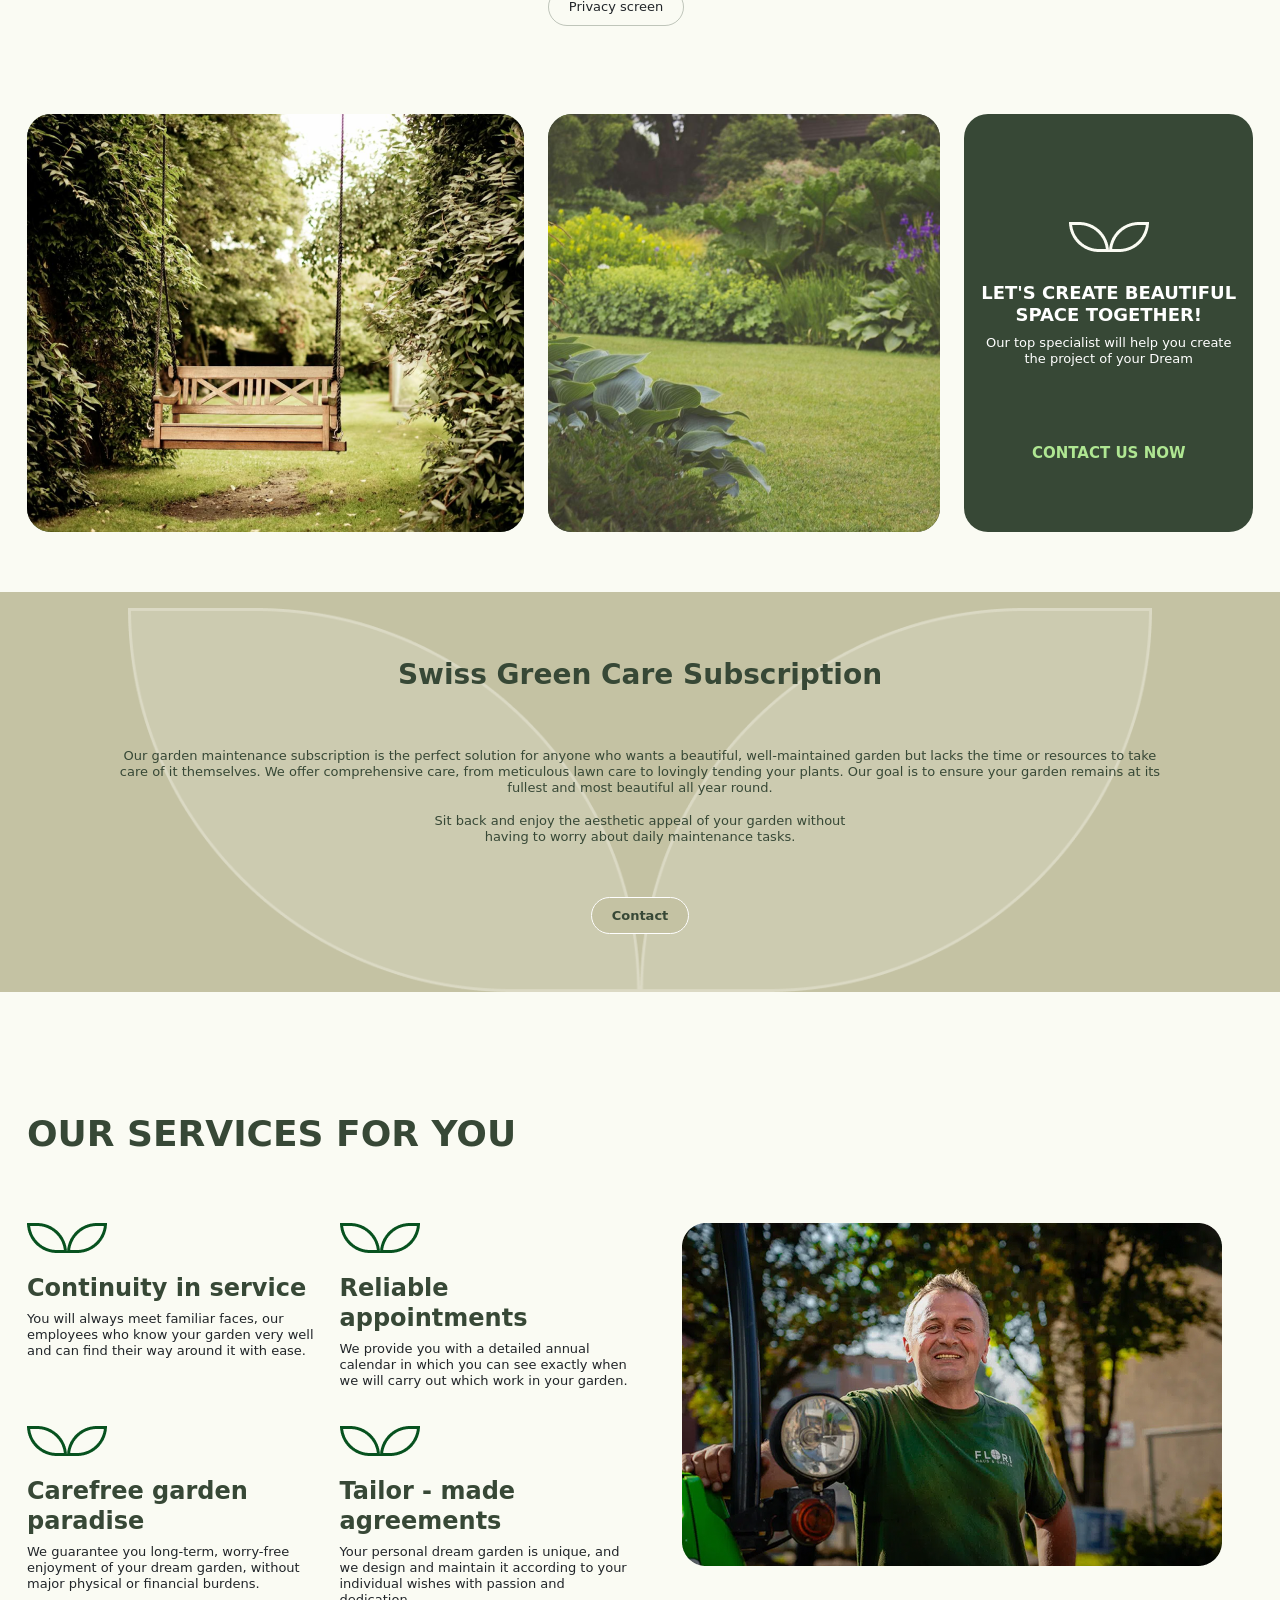
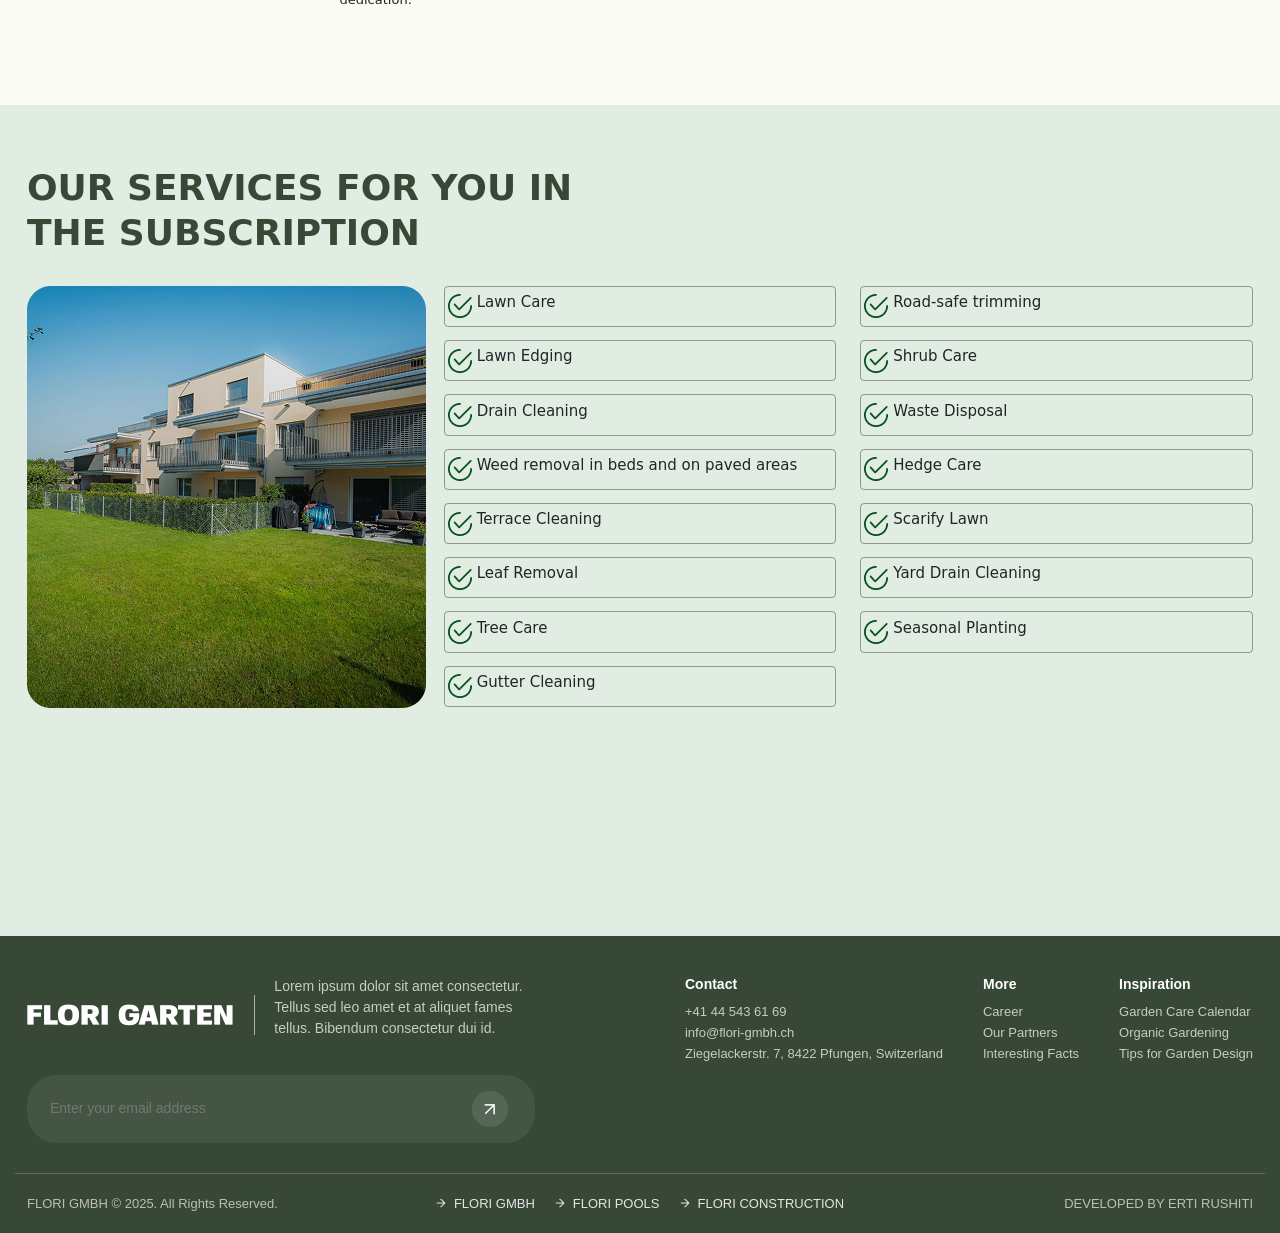
<file: services.html>
<!DOCTYPE html>
<html lang="en">
  <head>
    <meta charset="UTF-8" />
    <meta name="viewport" content="width=device-width, initial-scale=1.0" />
    <title>Flori Garten</title>
    <link
      href="https://cdn.jsdelivr.net/npm/bootstrap@5.0.2/dist/css/bootstrap.min.css"
      rel="stylesheet"
      integrity="sha384-EVSTQN3/azprG1Anm3QDgpJLIm9Nao0Yz1ztcQTwFspd3yD65VohhpuuCOmLASjC"
      crossorigin="anonymous"
    />
    <script
      src="https://cdn.jsdelivr.net/npm/@popperjs/core@2.9.2/dist/umd/popper.min.js"
      integrity="sha384-IQsoLXl5PILFhosVNubq5LC7Qb9DXgDA9i+tQ8Zj3iwWAwPtgFTxbJ8NT4GN1R8p"
      crossorigin="anonymous"
    ></script>
    <script
      src="https://cdn.jsdelivr.net/npm/bootstrap@5.0.2/dist/js/bootstrap.min.js"
      integrity="sha384-cVKIPhGWiC2Al4u+LWgxfKTRIcfu0JTxR+EQDz/bgldoEyl4H0zUF0QKbrJ0EcQF"
      crossorigin="anonymous"
    ></script>
    <link
      rel="stylesheet"
      href="https://cdnjs.cloudflare.com/ajax/libs/animate.css/4.1.1/animate.min.css"
    />
    <link rel="stylesheet" href="./styles/main.css" />
  </head>
</html>
<body>
  <div id="wrapper">
    <div id="header">
      <div class="container">
        <img src="./images/logo.png" />
        <div class="nav">
          <ul>
            <li>
              <a href="index.html">Welcome</a>
            </li>
            <li>
              <a href="services.html" >Services</a>
            </li>
            <li>
              <a href="index.html">About Us</a>
            </li>
            <li>
              <a href="index.html">Contact</a>
            </li>
          </ul>
        </div>
        <div class="flexitems">
          <a href="tel:+41 44 543 61 69" class="number"
            ><img src="./images/call 1.png" />+41 44 543 61 69</a
          >
          <ul class="social">
            <li>
              <a href="#" target="_blank" class="so">
                <img src="./images/facebook.png" alt="Facebook of Flori Bau" />
              </a>
            </li>
            <li>
              <a href="#" target="_blank" class="so">
                <img
                  src="./images/instagram (2) 1.png"
                  alt="Facebook of Flori Bau"
                />
              </a>
            </li>
            <li>
              <a href="#" target="_blank" class="so">
                <img src="images/linkedin 1.png" alt="Facebook of Flori Bau" />
              </a>
            </li>
          </ul>
        </div>
        <nav role="navigation">
            <div class="menuToggle">
              <input type="checkbox" id="menuCheckbox" />

              <span></span>
              <span></span>
              <span></span>

              <ul class="menu">
                <li>
                  <a href="index.html">Home</a>
                </li>
                <li>
                  <a href="about.html">About</a>
                </li>
                <li>
                  <a href="services.html">Services</a>
                </li>
                <li>
                  <a href="contact.html">Contact</a>
                </li>
              </ul>
            </div>
          </nav>
      </div>
    </div>
    <div id="banner1">
      <h1>Closeness to nature, joy of life, harmony</h1>
    </div>
    <div id="cont">
      <div class="container">
        <div class="row">
          <div class="box ">
            <h1>
              Garden and landscaping services
            </h1>
            <p>
              Discover our wide range of gardening and landscaping services. Our
              many years of experience combined with creative solutions enable
              us to develop concepts perfectly tailored to your garden. Whether
              it's the meticulous maintenance of your green oasis or the
              implementation of a new garden idea – we are the partner at your
              side. Our goal is to realize your dream garden and preserve its
              beauty for the long term. We offer a diverse range of specialized
              gardening and landscaping services, tailored to your individual
              needs and wishes.
            </p>
            <img src="./images/Vectorb.png" />
          </div>
          <div class="box">
            <h1>
              Your dream garden -<br />
              Our passion and expertise
            </h1>
            <p>
              Your garden is a place of peace and relaxation, a vibrant
              extension of your home that reflects your personality.At FLORI
              GARTEN, we understand that every garden is unique, just like the
              wishes of our customers. That's why we offer a variety of garden
              design services to ensure your garden perfectly reflects your
              individual dreams and vision.
            </p>
            <img src="./images/Vector1.png" />
          </div>
          <div class="box">
            <h1>Garden design and care: Our promise to you</h1>
            <p>
              Garden design and maintenance are our passion. With the utmost
              care and creative precision, we create garden worlds that exceed
              your expectations. We pride ourselves on offering customized
              solutions that transform your garden into an oasis of relaxation.
              Our experts bring your vision to life – with a perfect combination
              of natural beauty and functional elegance. Our promise to you is a
              garden that not only impresses today, but also brings joy tomorrow
              and for years to come.
            </p>
            <img src="./images/Vectorb.png" />
          </div>
        </div>
        <div class="butoni">
        <a href="index.html">Contact Us Now</a>
        </div>
      </div>
    </div>
    <div class="hor">
      <div class="container">
        <img src="./images/Vector.png" />
        <div class="te">
          <h1>Garden and Landscaping</h1>
          <br /><br />
          <p>
            Our in-depth expertise and many years of experience enable us to
            turn your garden dreams into reality.<br />We take care of every
            detail, whether it's selecting the right materials, optimizing site
            drainage, or tackling challenging layouts.<br />
            As dedicated partners with a passion for gardening, we handle e very
            aspect of your project,<br />
            including seamlessly handling permitting procedures.
          </p>
        </div>
      </div>
    </div>
    <div id="wish">
      <div class="container">
        <div class="row">
          <div class="tek col-12 col-lg-5">
            <h1>YOUR SOLUTION FOR:</h1>
          </div>
          <div class="col-12 col-lg-7">
            <p>
              We understand that your garden is more than just an outdoor
              space.<br />
              It's an expression of your personality and a place to relax.<br />
              Here are some reasons why you should choose us for your garden
              projects:<br />
            </p>

            <div class="opt">
              <h1>Paving and natural stone work</h1>
              <h1>Civil engineering and canal construction</h1>
              <h1>Fence construction</h1>
            </div>
          </div>
        </div>
      </div>
    </div>
    <div class="content">
      <div class="container">
        <div class="row">
          <div class="col-12 col-lg-5">
            <div class="image">
              <img src="./images/e1.png" alt="" class="myimg-resposnive" />
            </div>
          </div>
          <div class="col-12 col-lg-4">
            <div class="image">
              <img src="./images/e2.png" alt="" class="myimg-resposnive" />
            </div>
          </div>
          <div class="col-12 col-lg-3">
            <div class="image dyshi">
              <img class="imagee" src="./images/gjethb.png" />
              <h5>
                LET'S CREATE BEAUTIFUL<br />
                SPACE TOGETHER!
              </h5>
              <p>
                Our top specialist will help you create<br />
                the project of your Dream
              </p>
              <h1>CONTACT US NOW</h1>
            </div>
          </div>
        </div>
      </div>
    </div>
    <div id="wish">
      <div class="container">
        <div class="row">
          <div class="tek col-12 col-lg-5">
            <h1>OUR EXPERTISE FOR YOU:</h1>
          </div>
          <div class="col-12 col-lg-7">
            <p>
              We understand that your garden is more than just an outdoor
              space.<br />
              It's an expression of your personality and a place to relax.<br />
              Here are some reasons why you should choose us for your garden
              projects:<br />
            </p>

            <div class="opt">
              <h1>Consulting & Design</h1>
              <h1>Terraces</h1>
              <h1>New building</h1>
              <h1>Pool</h1>
              <h1>Pergola</h1>
              <h1>Privacy screen</h1>
            </div>
          </div>
        </div>
      </div>
    </div>
    <div class="content">
      <div class="container">
        <div class="row">
          <div class="col-12 col-lg-5">
            <div class="image">
              <img src="./images/f1.png" alt="" class="myimg-resposnive" />
            </div>
          </div>
          <div class="col-12 col-lg-4">
            <div class="image">
              <img src="./images/f2.png" alt="" class="myimg-resposnive" />
            </div>
          </div>
          <div class="col-12 col-lg-3">
            <div class="image">
              <img class="imagee" src="./images/gjethb.png" />
              <h5>
                LET'S CREATE BEAUTIFUL<br />
                SPACE TOGETHER!
              </h5>
              <p>
                Our top specialist will help you create<br />
                the project of your Dream
              </p>
              <h1>CONTACT US NOW</h1>
            </div>
          </div>
        </div>
      </div>
    </div>
    <div class="hor">
      <div class="container">
        <img src="./images/Vector.png" />
        <div class="te">
          <h1>Swiss Green Care Subscription</h1>
          <br /><br />
          <p>
            Our garden maintenance subscription is the perfect solution for
            anyone who wants a beautiful, well-maintained garden but lacks the
            time or resources to take<br />
            care of it themselves. We offer comprehensive care, from meticulous
            lawn care to lovingly tending your plants. Our goal is to ensure
            your garden remains at its<br />
            fullest and most beautiful all year round.<br /><br />
            Sit back and enjoy the aesthetic appeal of your garden without<br />
            having to worry about daily maintenance tasks.
          </p>
          <a href="index.html" class="bt">Contact</a>
        </div>
      </div>
    </div>
    <div id="servi">
      <div class="container">
        <div class="row">
          <h2 class="tit">OUR SERVICES FOR YOU</h2>
           <div class="col-12 col-lg-6">
         <div class="row">
        <div class="col-6">
          <div class="boxi"><img src="./images/gjethe.png" />
              <h1>Continuity in service</h1>
              <p>
                You will always meet familiar faces, our employees who
                know your garden very well and can find their way
                around it with ease.
              </p></div>
        </div>
        <div class="col-6">
          <div class="boxi"> <img src="./images/gjethe.png"  class="gjeth" />
              <h1>Reliable appointments</h1>
              <p>
                We provide you with a detailed annual calendar in
                which you can see exactly when we will carry out 
                which work in your garden.
              </p></div>
        </div>
        <div class="col-6">
          <div class="boxi"><img src="./images/gjethe.png" class="gjeth" />
              <h1>Carefree garden paradise</h1>
              <p>
                We guarantee you long-term, worry-free enjoyment of
                your dream garden, without major physical or financial
                burdens.
              </p></div>
        </div>
        <div class="col-6">
          <div class="boxi"> <img src="./images/gjethe.png"  class="gjeth" />
              <h1>Tailor - made agreements</h1>
              <p>
                Your personal dream garden is unique, and we design 
                and maintain it according to your individual wishes with
                passion and dedication.
              </p></div>
        </div>
      </div>
    </div>
    
    <div class="col-12 col-lg-6 ">
      <img src="./images/stafi.png" alt="Photo" class="stafi" />
    </div>
  </div>
          
        </div>
      </div>
    </div>
    <div id="sherbim">
      <div class="container">
        <div class="row">
        <h1>OUR SERVICES FOR YOU IN<br> THE SUBSCRIPTION</h1>
        <div class="col-12 col-lg-4">
          <img src="./images/sherbim.png" class="imgi">
        </div>
        
        <div class="list col-12 col-lg-4">
          <div class="kutia">
         <img src="./images/checked.png">
          <h2 >Lawn Care</h2>
          </div>
           <div class="kutia">
          <img src="./images/checked.png">
          <h2 >Lawn Edging</h2>
          </div>
           <div class="kutia">
          <img src="./images/checked.png">
          <h2 >Drain Cleaning</h2>
          </div>
           <div class="kutia">
          <img src="./images/checked.png">
          <h2>Weed removal in beds and on paved areas</h2>
          </div>
           <div class="kutia">
          <img src="./images/checked.png">
          <h2>Terrace Cleaning</h2>
          </div>
           <div class="kutia">
          <img src="./images/checked.png">
          <h2>Leaf Removal</h2>
          </div>
            <div class="kutia">
          <img src="./images/checked.png">
          <h2>Tree Care</h2>
          </div>
          <div class="kutia">
          <img src="./images/checked.png">
          <h2>Gutter Cleaning</h2>
          </div>
        </div>
        <div class="col-12 col-lg-4">
          <div class="kutia">
         <img src="./images/checked.png">
          <h2 >Road-safe trimming</h2>
          </div>
           <div class="kutia">
          <img src="./images/checked.png">
          <h2 >Shrub Care</h2>
          </div>
           <div class="kutia">
          <img src="./images/checked.png">
          <h2 >Waste Disposal</h2>
          </div>
           <div class="kutia">
          <img src="./images/checked.png">
          <h2>Hedge Care</h2>
          </div>
           <div class="kutia">
          <img src="./images/checked.png">
          <h2>Scarify Lawn</h2>
          </div>
           <div class="kutia">
          <img src="./images/checked.png">
          <h2>Yard Drain Cleaning</h2>
          </div>
            <div class="kutia">
          <img src="./images/checked.png">
          <h2>Seasonal Planting</h2>
          </div>
          
        </div>
        </div>

        </div>
      </div>
    </div>
     <div id="footer">
        <div class="footer-top">
          <div class="container">
            <div class="footer-left">
              <div class="footer-brand">
                <img src="./images/logo.png" />
                <div class="divider"></div>
                <p>
                  Lorem ipsum dolor sit amet consectetur. Tellus sed leo amet et
                  at aliquet fames tellus. Bibendum consectetur dui id.
                </p>
              </div>
              <div class="subscribe">
                <input type="email" placeholder="Enter your email address" />
                <button><img src="./images/shigjeta.png" /></button>
              </div>
            </div>

            <div class="footer-columns">
              <div class="column">
                <h4>Contact</h4>
                <p>
                  +41 44 543 61 69<br />info@flori-gmbh.ch<br />Ziegelackerstr.
                  7, 8422 Pfungen, Switzerland
                </p>
              </div>
              <div class="column">
                <h4>More</h4>
                <p>Career<br />Our Partners<br />Interesting Facts</p>
              </div>
              <div class="column">
                <h4>Inspiration</h4>
                <p>
                  Garden Care Calendar<br />Organic Gardening<br />Tips for
                  Garden Design
                </p>
              </div>
            </div>
          </div>
        </div>

        <div class="footer-divider"></div>

        <div class="footer-bottom">
          <div class="container">
            <div class="footer-copy">
              FLORI GMBH © 2025. All Rights Reserved.
            </div>

            <div class="footer-links">
              <a href="#"><img src="./images/arrow.png" /> FLORI GMBH</a>
              <a href="#"><img src="./images/arrow.png" /> FLORI POOLS</a>
              <a href="#"
                ><img src="./images/arrow.png" /> FLORI CONSTRUCTION</a
              >
            </div>

            <div class="footer-legal">
              <a href="#">DEVELOPED BY ERTI RUSHITI</a>
            </div>
          </div>
        </div>
      </div>
  </div>
</body>
</file>
<file: styles/main.css>
body {
  max-width: 100%;
  overflow-x: hidden;
}

#header {
  position: fixed;
  width: 100%;
  padding: 15px 0;
  background-color: rgba(0, 0, 0, 0.2);
  backdrop-filter: blur(10px);
  -webkit-backdrop-filter: blur(10px);
  color: white;
  z-index: 1000;
}

#header .nav a:hover {
  color: rgb(180, 219, 168);
}

.container {
  max-width: 1250px;
}

#header .container {
  position: relative;
  display: flex;
  align-items: center;
  justify-content: space-between;
  margin: auto;
  gap: 30px;
}

#header .nav ul {
  display: flex;
  gap: 20px;
  list-style: none;
  margin: 0;
  padding: 0;
}

#header .nav li a {
  text-decoration: none;
  color: white;
  font-weight: 500;
  font-size: 15px;
  line-height: 125%;
}
#header .hamburger {
  display: none;
}
.flexitems {
  display: flex;
  align-items: center;
  gap: 10px;
}

.flexitems .number {
  font-size: 13px;
  line-height: 125%;
  font-weight: 500;
  color: white;
  text-decoration: none;
  display: flex;
  align-items: center;
  gap: 8px;
  width: 171px;
  height: 36px;
  border-radius: 30px;
  padding: 10px 20px;
  border: 1px solid rgba(255, 255, 255, 0.3);
  background-color: rgba(255, 255, 255, 0.35);
  backdrop-filter: blur(5px);
  -webkit-backdrop-filter: blur(5px);
}

.flexitems .social {
  display: flex;
  gap: 10px;
  list-style: none;
  margin: 0;
  padding: 0;
  align-items: center;
}

.flexitems .social .so {
  display: flex;
  text-decoration: none;
  width: 36px;
  height: 36px;
  padding: 10px;
  border-radius: 30px;
  border: 1px solid rgba(255, 255, 255, 0.3);
  background-color: rgba(255, 255, 255, 0.35);
  backdrop-filter: blur(5px);
  -webkit-backdrop-filter: blur(5px);
}
.flexitems .social .so img {
  width: 16px;
  height: 16px;
}

#banner {
  background: url(../images/bannerBg.png) no-repeat;
  background-size: cover;
  background-position: center;
}

#banner .container {
  display: flex;
  justify-content: flex-start;
  align-items: flex-end;
  color: white;
  position: relative;
  height: 100vh;
}
.bn {
  margin-bottom: 30px;
}
#banner h1 {
  font-size: 64px;
  font-weight: 700;
  line-height: 125%;
}
#banner p {
  font-size: 13px;
  font-weight: 400;
  line-height: 125%;
}
#banner .p1 {
  font-weight: 500;
  font-size: 13px;
  line-height: 125%;
  text-decoration: none;
  color: white;
  display: flex;
  align-items: center;
  justify-content: center;
  width: 144px;
  height: 36px;
  padding: 10px 20px 10px 20px;
  border-radius: 30px;
  border: 1px solid rgba(255, 255, 255, 0.3);
  background-color: rgba(255, 255, 255, 0.35);
  backdrop-filter: blur(5px);
  -webkit-backdrop-filter: blur(5px);
}
#banner .p1:hover {
  text-decoration: underline;
  background: unset;
  backdrop-filter: none;
  border: none;
}

#banner .p2:hover {
  text-decoration: underline;
  background: unset;
  backdrop-filter: none;
  border: none;
}

#banner li {
  margin-top: 40px;
}
#banner .load {
  margin-top: 50px;
}

#banner .p2 {
  font-weight: 500;
  font-size: 13px;
  line-height: 125%;
  text-decoration: none;
  color: white;
  display: flex;
  align-items: center;
  justify-content: center;
  width: 174px;
  height: 36px;
  border-radius: 30px;
  padding: 10px 20px 10px 20px;
  border-radius: 30px;
  border: 1px solid rgba(255, 255, 255, 0.3);
  background-color: rgba(255, 255, 255, 0.35);
  backdrop-filter: blur(5px);
  -webkit-backdrop-filter: blur(5px);
}

#banner .kuti {
  position: absolute;
  border-radius: 24px;
  width: 335px;
  height: 170px;
  border: 1px solid rgba(255, 255, 255, 0.3);
  background-color: rgba(255, 255, 255, 0.35);
  backdrop-filter: blur(5px);
  -webkit-backdrop-filter: blur(5px);
  bottom: 30px;
  right: 70px;
  display: flex;
  flex-direction: column;
  justify-content: flex-end;
  padding-bottom: 10px;
  padding-left: 20px;
}
.lok {
  position: absolute;
  top: 32px;
  left: 20px;
}

.shi {
  position: absolute;
  top: 0px;
  right: 0px;
}

#banner .kuti h1 {
  font-size: 17px;
  font-weight: 700;
  line-height: 125%;
}

#banner .kuti p {
  font-size: 13px;
  font-weight: 400;
  line-height: 125%;
}

#welcome {
  background-color: rgba(250, 251, 243, 1);
}
#welcome .container {
  padding-top: 120px;
  display: flex;
  justify-content: center;
  align-items: center;
  text-align: center;
  position: relative;
  color: rgba(55, 72, 54, 1);
}
.teksti {
  margin-top: 47px;
}
#welcome .teksti h1 {
  font-weight: 800;
  font-size: 28px;
  line-height: 125%;
}

#welcome .teksti p {
  font-size: 13px;
  font-weight: 300;
  line-height: 125%;
}
.teksti img {
  margin-top: 51px;
}

#welcome .img1 {
  position: absolute;
  top: 120px;
  left: 20px;
  width: 270px;
  height: 200px;
}

#welcome .img2 {
  position: absolute;
  top: 265px;
  left: 60px;
  width: 270px;
  height: 170px;
}

#welcome .img3 {
  position: absolute;
  top: 397px;
  left: 160px;
  width: 270px;
  height: 140px;
}

#welcome .img4 {
  position: absolute;
  top: 120px;
  right: 20px;
  width: 270px;
  height: 200px;
}

#welcome .img5 {
  position: absolute;
  top: 265px;
  right: 60px;
  width: 270px;
  height: 170px;
}

#welcome .img6 {
  position: absolute;
  top: 397px;
  right: 160px;
  width: 270px;
  height: 140px;
}

#wish {
  padding-top: 132px;
  background-color: rgba(250, 251, 243, 1);
}
#wish .tek {
  font-size: 38px;
  font-weight: 700;
  letter-spacing: -3%;
  line-height: 110%;
  color: rgba(55, 72, 54, 1);
}
#wish p {
  font-size: 13px;
  font-weight: 400;
  line-height: 125%;
  color: rgba(51, 51, 51, 1);
}

#wish .opt h1 {
  display: inline-block;
  padding: 10px 20px;
  gap: 10px;
  font-weight: 500;
  font-size: 13px;
  line-height: 125%;
  border: 1px solid rgba(55, 72, 54, 0.3);
  border-radius: 30px;
}
.content {
  padding-top: 80px;
  padding-bottom: 60px;
  background-color: rgba(250, 251, 243, 1);
}
.content .image {
  height: 418px;
  border-radius: 24px;
  overflow: hidden;
}

.image {
  display: flex;
  justify-content: center;
  align-items: center;
  text-align: center;
  flex-direction: column;
  background-color: rgba(55, 72, 54, 1);
  color: #fff;
}
.image.dyshi {
  background-color: rgba(72, 71, 54, 1);
}
.image.dyshi h1 {
  color: rgba(255, 251, 179, 1);
}

.content .imagee {
  margin-bottom: 30px;
  margin-top: 114px;
}
.content .row > div .image:last-child h5 {
  font-size: 18px;
  font-weight: 700;
  line-height: 125%;
  letter-spacing: -3%;
}
.content .row > div .image:last-child p {
  font-size: 13px;
  font-weight: 400;
  line-height: 125%;
}

.content h1 {
  margin-top: 61px;
  margin-bottom: 75px;
  color: rgba(175, 230, 146, 1);
  font-size: 15px;
  font-weight: 700;
  line-height: 125%;
  letter-spacing: -3%;
}

.hor {
  position: relative;
  background-color: rgba(180, 207, 166, 1);
  min-height: 400px;
  display: flex;
  justify-content: center;
  align-items: center;
  text-align: center;
  padding: 40px 20px;
}

.hor img {
  position: absolute;
  width: 80%;
  height: auto;
  padding-top: 40px;
  bottom: 0;
  left: 0;
  right: 0;
  margin: auto;
  z-index: 0;
}

.hor .te {
  position: relative;
  z-index: 1;
  color: rgba(55, 72, 54, 1);
}

.hor .te h1 {
  font-weight: 800;
  font-size: 28px;
  line-height: 125%;
  color: rgba(55, 72, 54, 1);
}
.hor .te p {
  color: rgba(55, 72, 54, 1);
  font-size: 13px;
  font-weight: 500;
  line-height: 125%;
  padding-bottom: 42px;
}

.hor a {
  border-radius: 30px;
  border: 1px solid white;
  padding: 10px 20px;
  background-color: rgba(180, 207, 166, 1);
  color: rgba(55, 72, 54, 1);
  text-decoration: none;
  font-size: 13px;
  font-weight: 600;
  line-height: 125%;
}
.hor:nth-child(odd) {
  background-color: rgba(196, 194, 163, 1);
}
.hor:nth-child(odd) a {
  background-color: rgba(196, 194, 163, 1);
}

#content:last-of-type .container .image:last-of-type h1 {
  color: rgba(255, 251, 179, 1);
}

#en {
  padding-top: 113px;
  background-color: rgba(250, 251, 243, 1);
  padding-bottom: 120px;
}
#en h1 {
  font-weight: 700;
  font-size: 36px;
  line-height: 125%;
  color: rgba(55, 72, 54, 1);
  padding-bottom: 30px;
}
#en .in h1 {
  font-weight: 600;
  font-size: 17px;
  line-height: 125%;
  color: rgba(55, 72, 54, 1);
}
#en .in {
  padding-left: 30px;
  padding-top: 30px;
}
#en .in h2 {
  font-weight: 400;
  font-size: 13px;
  line-height: 125%;
}
#en .in p {
  font-weight: 400;
  font-size: 13px;
  line-height: 125%;
  letter-spacing: 0%;
}

#fot {
  background-color: rgba(225, 237, 227, 1);
  padding: 82px 0;
}

.fotot {
  position: relative;
}

.fotot .puna {
  width: 100%;
  display: block;
}

.fotot h1 {
  position: absolute;
  color: white;
  font-weight: 700;
  font-size: 24px;
  line-height: 125%;
  left: 30px;
  bottom: 30px;
}
.shigjeta {
  border-radius: 30px;
  width: 36px;
  height: 36px;
  background-color: rgba(255, 255, 255, 0.35);
  top: 30px;
  right: 30px;
  position: absolute;
}
#fundi {
  background-color: rgba(55, 72, 54, 1);
  padding-top: 63px;
}

/*ABOUTTTTTTTTTTTT*/
#banner1 {
  height: 100vh;
  background: url(../images/pema.png) no-repeat center;
  background-size: cover;
  display: flex;
  justify-content: center;
  align-items: center;
  color: white;
  text-align: center;
}

#banner1 h1 {
  font-weight: 700;
  font-size: 48px;
  line-height: 125%;
}
#cont {
  padding: 120px 0px;
  background-color: rgba(250, 251, 243, 1);
}

#cont .box {
  position: relative;
  border-radius: 24px;
  border: 1px solid rgba(180, 207, 166, 1);
  display: flex;
  flex-direction: column;
  align-items: center;
  margin-left: 20px;
  margin-right: 20px;
  background-color: rgba(180, 207, 166, 1);
  margin-bottom: 40px;
  padding: 0px 30px;
  width: 30%;
}

#cont .row > .box:nth-child(2) {
  background-color: white;
}

#cont h1 {
  font-weight: 800;
  font-size: 28px;
  line-height: 125%;
  color: rgba(55, 72, 54, 1);
  margin: 20px 0px;
}

#cont p {
  font-weight: 500;
  font-size: 13px;
  line-height: 125%;
  color: rgb(0, 0, 0);
}

#cont img {
  margin-top: auto;
}
#cont a {
  display: inline-block;
  text-decoration: none;
  font-size: 13px;
  font-weight: 600;
  line-height: 36px;
  width: 145px;
  height: 36px;
  color: rgba(55, 72, 54, 1);
  background-color: rgba(180, 207, 166, 1);
  border-radius: 30px;
  text-align: center;
}
#cont .butoni {
  display: flex;
  justify-content: center;
}

#servi {
  background-color: rgba(250, 251, 243, 1);
  padding-top: 120px;
  padding-bottom: 60px;
  display: flex;
  justify-content: center;
}
#servi h1 {
  font-weight: 800;
  font-style: bold;
  font-size: 24px;
  line-height: 125%;
  letter-spacing: 0%;
  color: rgba(55, 72, 54, 1);
}
#servi p {
  font-weight: 400;
  font-size: 13px;
  line-height: 125%;
  letter-spacing: 0%;
  padding-bottom: 20px;
}
#servi .tit {
  font-weight: 700;
  font-size: 36px;
  color: rgba(55, 72, 54, 1);
  padding-bottom: 60px;
}

#servi .boxi img {
  padding-bottom: 20px;
}

#servi .gjeth {
  margin-right: auto;
}
.stafi {
  padding-left: 30px;
}
#sherbim {
  background-color: rgba(225, 237, 227, 1);
  padding: 60px 0;
}
#sherbim h1 {
  font-size: 36px;
  font-weight: 700;
  line-height: 125%;
  color: rgba(55, 72, 54, 1);
  padding-bottom: 23px;
}

#sherbim .kutia {
  display: flex;
  flex-direction: row;
  border: 1px solid rgba(55, 72, 54, 0.5);
  padding: 3px;
  align-items: center;
  margin-bottom: 13px;
  border-radius: 4px;
  width: 100%;
  height: 7%;
}

#sherbim .kutia h2 {
  font-size: 15px;
  line-height: 125%;
  font-weight: 500;
  padding-left: 5px;
  padding-top: 13px;
  padding-bottom: 13px;
}

#about {
  background-color: rgba(55, 72, 54, 1);
}
#about .container {
  padding-top: 120px;
  padding-left: 40px;
  padding-bottom: 120px;
  position: relative;
  margin-bottom: 1px;
}
.vija {
  position: absolute;
  left: 48px;
  height: 1200px;
  z-index: 0;
  margin-top: 18px;
}

.rreth_icon {
  width: 28px;
  height: 28px;
  background-color: white;
  border-radius: 50%;
  display: flex;
  align-items: center;
  justify-content: center;
  z-index: 2;
  position: absolute;
  margin-top: 18px;
  left: 48px;
  transform: translate(-50%, 0);
}

.icon_img {
  width: 24px;
  height: 24px;
  object-fit: contain;
}
#about .row {
  margin-bottom: 60px;
}
#about .row h1 {
  font-weight: 800;
  font-size: 48px;
  color: rgba(255, 251, 179, 1);
}
#about .row p {
  font-weight: 200;
  font-size: 18px;
  line-height: 125%;
  color: white;
}

#banner2 {
  height: 100vh;
  background: url(../images/lulet.png) no-repeat center;
  background-size: cover;

  display: flex;
  justify-content: center;
  align-items: center;

  color: white;
}
#banner2 h1 {
  font-size: 48px;
  font-weight: 700;
  font-style: bold;
  line-height: 125%;
  text-align: center;
}

#banner3 {
  height: 100vh;
  background: url(../images/lulet.png) no-repeat center;
  background-size: cover;

  display: flex;
  justify-content: center;
  align-items: center;

  color: white;
}
#banner3 h1 {
  font-size: 48px;
  font-weight: 700;
  font-style: bold;
  line-height: 125%;
  text-align: center;
}
#kont {
  padding-top: 120px;
  background-color: rgba(250, 251, 243, 1);
}
#kont iframe {
  border: 1px solid rgba(55, 72, 54, 0.3);
  border-radius: 24px;
}
#kont h1 {
  font-weight: 800;
  font-size: 27px;
  line-height: 125%;
  letter-spacing: 0%;
  color: rgba(55, 72, 54, 1);
  padding-bottom: 20px;
}
#kont .par {
  font-weight: 500;
  font-size: 13px;
  line-height: 125%;
  padding-bottom: 60px;
}
#kont .info p {
  font-weight: 400;
  font-size: 13px;
  line-height: 125%;
  letter-spacing: 0%;
}
#kont .inp input {
  background-color: rgba(250, 251, 243, 1);
  border: 1px solid rgba(55, 72, 54, 0.1);
  border-radius: 12px;
  height: 45px;
  padding: 15px;
  width: 49%;
}
#kont .inp textarea {
  background-color: rgba(250, 251, 243, 1);
  border: 1px solid rgba(55, 72, 54, 0.1);
  border-radius: 12px;
  height: 173px;
  margin-top: 15px;
}

#kont .email {
  margin-left: auto;
}
#kont .butoni {
  height: 45px;
  color: rgba(255, 255, 255, 1);
  background-color: rgba(55, 72, 54, 1);
  border-radius: 12px;
  margin-top: 15px;
}
.info {
  display: flex;
  justify-content: space-between;
  align-items: flex-start;
  flex-direction: row;
  gap: 25px;
  flex-wrap: wrap;
}

.fak {
  display: flex;
  flex-direction: column;
}

#kont .info h2 {
  font-weight: 600;
  font-size: 17px;
  line-height: 125%;
  letter-spacing: 0%;
}

.inp {
  padding-top: 120px;
}
#kont .inp h1 {
  font-size: 27px;
  font-weight: 800;
  line-height: 125%;
}

#footer {
  background-color: rgba(55, 72, 54, 1);
  padding: 40px 15px 20px;
  color: white;
  font-family: sans-serif;
}

.footer-top .container {
  display: flex;
  justify-content: space-between;
  align-items: flex-start;
  gap: 40px;
  flex-wrap: wrap;
}

.footer-left {
  display: flex;
  flex-direction: column;
  align-items: flex-start;
  flex: 1.5;
  min-width: 250px;
}

.footer-columns {
  display: flex;
  gap: 40px;
  flex: 2;
  justify-content: flex-end;
  flex-wrap: wrap;
}

.footer-brand {
  display: flex;
  align-items: center;
  gap: 20px;
}

.footer-brand p {
  color: #c7ccc4;
  max-width: 400px;
  font-size: 14px;
}

.footer-brand .divider {
  width: 1px;
  height: 40px;
  background-color: #a9b1a3;
}

.subscribe {
  margin-top: 20px;
  background: #445643;
  padding: 10px 15px;
  border-radius: 30px;
  display: flex;
  width: 100%;
  height: 13%;
}

.subscribe input {
  border: none;
  background: transparent;
  padding: 8px;
  flex: 1;
  outline: none;
  font-size: 14px;
  color: white;
}

.subscribe button {
  border: none;
  background: transparent;
  padding: 6px 12px;
  cursor: pointer;
}

.column h4 {
  font-size: 14px;
  font-weight: bold;
  margin-bottom: 10px;
  color: white;
}

.column p {
  font-size: 13px;
  line-height: 1.6;
  color: #c7ccc4;
}

.footer-divider {
  border-top: 1px solid rgba(255, 255, 255, 0.2);
  margin: 30px 0 20px;
  width: 100%;
}

.footer-bottom .container {
  display: flex;
  justify-content: space-between;
  align-items: center;
  flex-wrap: wrap;
  font-size: 13px;
  color: #bcbfb9;
}

.footer-copy {
  flex: 1;
  min-width: 180px;
}

.footer-links {
  flex: 1;
  display: flex;
  justify-content: center;
  flex-direction: row;
  flex-wrap: wrap;
  gap: 20px;
}

.footer-links a {
  display: flex;
  align-items: center;
  flex-direction: row;
  gap: 8px;
  color: #e5e5e5;
  text-decoration: none;
  font-weight: 500;
  font-size: 13px;
  flex-wrap: wrap;
}

.footer-links img {
  width: 10px;
  height: 10px;
}

.footer-legal {
  flex: 1;
  display: flex;
  justify-content: flex-end;
  gap: 20px;
  flex-wrap: wrap;
}

.footer-legal a {
  color: #bcbfb9;
  text-decoration: none;
  font-size: 13px;
}

@media (max-width: 900px) {
  #header .flexitems {
    display: none;
  }
  #header .nav {
    display: none;
  }
  #banner .kuti {
    display: none;
  }

  #banner h1 {
    font-size: 50px;
  }
  #banner img {
    display: none;
  }

  #welcome {
    padding-top: 20px;
    display: flex;
    flex-direction: column;
  }
  #welcome .teksti {
    width: 100%;
  }

  #welcome .img1,
  .img2,
  .img3,
  .img4,
  .img5,
  .img6 {
    display: none;
  }

  .image {
    margin-bottom: 27px;
    margin-left: 20px;
    margin-right: 20px;
  }

  #wish {
    padding-top: 150px;
  }
  #wish p {
    padding-top: 20px;
  }
  .hor .te p {
    padding-bottom: 10px;
  }
  .hor + .hor {
    min-height: 450px;
  }
  .si {
    text-align: center;
  }
  #banner .p2 {
    margin-left: 40px;
  }
  #about h1 {
    font-size: 45px;
  }
  #about {
    padding: 60px 20px;
  }
  #en .pal {
    display: none;
  }
  #fot {
    display: flex;
    justify-content: center;
    padding: 35px 0px;
  }
  #fot .fotot {
    width: 75%;
    margin-left: 12%;
    padding-top: 20px;
  }
  #fot .fotot .shigjeta {
    margin-top: 10px;
    margin-left: auto;
  }
  .column {
    width: 100%;
    padding-top: 20px;
    text-align: center;
  }
  #banner1 h1 {
    font-size: 50px;
  }

  #cont {
    display: flex;
    flex-direction: column;
  }
  #cont .box {
    width: 85%;
    margin: auto;
    margin-bottom: 35px;
  }
  #servi .stafi {
    padding-left: 0;
    width: 95%;
    margin: 3%;
  }
  #sherbim .imgi {
    width: 95%;
    margin: 3%;
  }
  #sherbim .kutia {
    height: auto;
  }
  .inp {
    margin: 5px 10px;
  }
  .vija {
    display: none;
  }
  .rreth_icon {
    display: none;
  }
  #kont iframe {
    height: 300px;
    margin: 15px;
  }
  #kont p {
    text-align: center;
  }
  #kont .fak {
    width: 100%;
    text-align: center;
  }

  .inp h1 {
    text-align: center;
  }
  #kont {
    padding-top: 30px;
    text-align: center;
  }
  #about .container {
    padding-left: 0px;
  }
  #kont iframe {
    width: 90%;
  }
  .footer-links,
  .footer-brand p,
  .divider {
    display: none;
  }

  #header .menuToggle {
    display: block !important;
  }
}

@media (min-width: 1400px) {
  .hor img {
    height: 100%;
    width: 50%;
  }
  #banner .kuti {
    bottom: 100px;
  }
  #banner .container {
    padding-bottom: 100px;
  }
}

#header nav {
  position: absolute;
  top: 0;
  right: 0;
}

#header .menuToggle {
  position: absolute;
  right: 20px;
  z-index: 9999;
  display: none;
  top: 50%;
}

.menuToggle input {
  display: block;
  width: 40px;
  height: 32px;
  position: absolute;
  top: -7px;
  left: -5px;
  cursor: pointer;
  opacity: 0;
  z-index: 2;
  -webkit-touch-callout: none;
}

.menuToggle span {
  display: block;
  width: 25px;
  height: 2px;
  margin-bottom: 5px;
  position: relative;
  background: white;
  border-radius: 2.5px;
  z-index: 1;
  transform-origin: 3px 0px;
  transition:
    transform 0.5s cubic-bezier(0.77, 0.2, 0.05, 1),
    background 0.5s cubic-bezier(0.77, 0.2, 0.05, 1),
    opacity 0.55s ease;
}
.menuToggle li a {
  text-decoration: none;
  color: rgba(55, 72, 54, 1);
}

.menuToggle span:first-child {
  transform-origin: 0% 0%;
}
.menuToggle span:nth-last-child(2) {
  transform-origin: 0% 100%;
}

.menuToggle input:checked ~ span {
  opacity: 1;
  transform: rotate(45deg) translate(-2px, -1px);
  background: black;
}

.menuToggle input:checked ~ span:nth-last-child(3) {
  opacity: 0;
  transform: scale(0.2, 0.2);
}

.menuToggle input:checked ~ span:nth-last-child(2) {
  transform: rotate(-45deg) translate(0, -1px);
}

.menu {
  position: fixed;
  top: 0;
  right: 0;
  max-width: 250px;
  width: 80vw;
  height: 100vh;
  margin: 0;
  padding: 125px 50px 50px;
  box-sizing: border-box;
  background: #ededed;
  list-style-type: none;
  -webkit-font-smoothing: antialiased;

  transform: translateX(100%);
  transition: transform 0.5s cubic-bezier(0.77, 0.2, 0.05, 1);
}

.menu li {
  padding: 10px 0;
  font-size: 22px;
}

.menuToggle input:checked ~ ul {
  transform: translateX(0);
}
</file>
